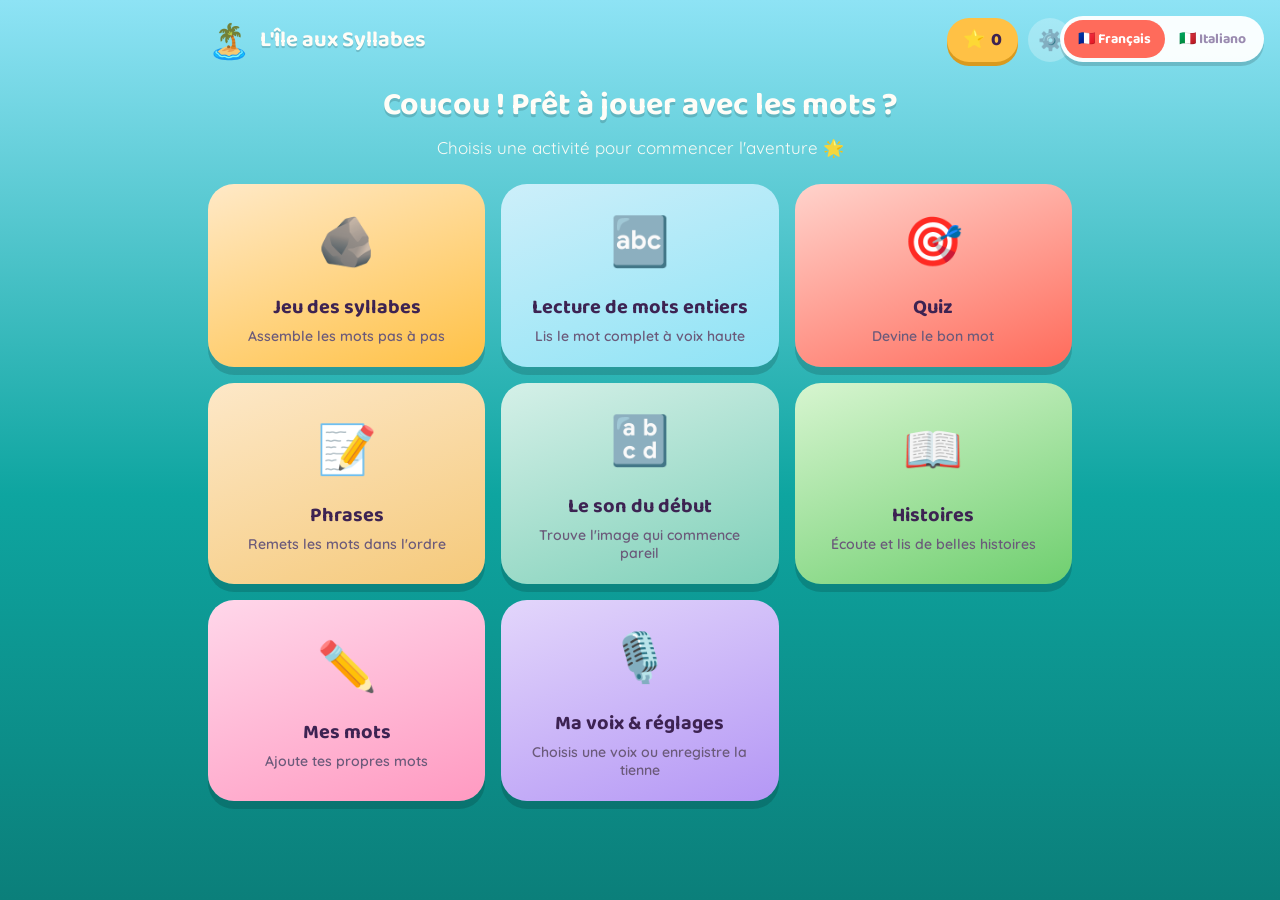
<file: index (6).html>
<!DOCTYPE html>
<html lang="fr">
<head>
<meta charset="UTF-8">
<meta name="viewport" content="width=device-width, initial-scale=1.0, maximum-scale=1.0">
<title>L'Île aux Syllabes</title>
<link rel="apple-touch-icon" href="icon-180.png">
<link rel="icon" type="image/png" sizes="192x192" href="icon-192.png">
<link rel="icon" type="image/png" sizes="32x32" href="favicon-32.png">
<meta name="apple-mobile-web-app-capable" content="yes">
<meta name="apple-mobile-web-app-status-bar-style" content="black-translucent">
<meta name="apple-mobile-web-app-title" content="Île Syllabes">
<link rel="manifest" href="manifest.json">
<meta name="theme-color" content="#0EA5A0">
<link rel="preconnect" href="https://fonts.googleapis.com">
<link href="https://fonts.googleapis.com/css2?family=Baloo+2:wght@500;700;800&family=Quicksand:wght@500;600;700&display=swap" rel="stylesheet">
<style>
:root{
  --ocean:#0EA5A0;
  --ocean-dark:#0B7F7A;
  --coral:#FF6B5B;
  --sunshine:#FFC145;
  --plum:#3D2352;
  --sky:#8EE3F5;
  --cream:#FFFDF7;
  --pink:#FF9AC1;
  --lilac:#B497F5;
  --leaf:#6FCF6F;
  --radius:26px;
}
*{box-sizing:border-box;}
body.contrast{
  --cream:#FFFFFF;
  --plum:#000000;
}
body{
  margin:0;
  font-family:'Quicksand',sans-serif;
  background:linear-gradient(180deg,var(--sky) 0%, var(--ocean) 55%, var(--ocean-dark) 100%);
  min-height:100vh;
  color:var(--plum);
  overflow-x:hidden;
}
body.contrast{
  background:#FFFFFF;
}
h1,h2,h3,.title-font{
  font-family:'Baloo 2',cursive;
}
.contrast *{
  letter-spacing:0.04em !important;
}
#app{
  max-width:900px;
  margin:0 auto;
  padding:18px 18px 60px;
  min-height:100vh;
}
.screen{display:none;}
.screen.active{display:block;animation:fadein .35s ease;}
@keyframes fadein{from{opacity:0;transform:translateY(8px);}to{opacity:1;transform:translateY(0);}}

/* Top bar */
.topbar{
  display:flex;align-items:center;justify-content:space-between;
  margin-bottom:18px;
}
.brand{
  display:flex;align-items:center;gap:10px;
  color:var(--cream);
  cursor:pointer;
  user-select:none;
}
.brand .logo{font-size:34px;}
.brand h1{font-size:22px;margin:0;color:var(--cream);text-shadow:0 2px 0 rgba(0,0,0,.15);}
.contrast .brand h1{color:#000;}
.stars-badge{
  background:var(--sunshine);
  color:var(--plum);
  font-family:'Baloo 2';
  font-weight:800;
  padding:8px 16px;
  border-radius:999px;
  display:flex;align-items:center;gap:6px;
  box-shadow:0 4px 0 #d99a1f;
  font-size:18px;
}
.icon-btn{
  background:rgba(255,255,255,.25);
  border:none;
  border-radius:999px;
  width:44px;height:44px;
  font-size:20px;
  color:var(--cream);
  cursor:pointer;
  display:flex;align-items:center;justify-content:center;
  transition:transform .15s;
}
.icon-btn:hover{transform:scale(1.08);}
.contrast .icon-btn{background:#000;color:#fff;}

/* Home cards */
.home-hero{
  text-align:center;
  color:var(--cream);
  margin:10px 0 26px;
}
.contrast .home-hero{color:#000;}
.home-hero h2{font-size:32px;margin:0 0 6px;text-shadow:0 3px 0 rgba(0,0,0,.15);}
.home-hero p{font-size:17px;margin:0;opacity:.95;}
.card-grid{
  display:grid;
  grid-template-columns:1fr 1fr 1fr;
  gap:16px;
}
@media(max-width:760px){.card-grid{grid-template-columns:1fr 1fr;}}
@media(max-width:480px){.card-grid{grid-template-columns:1fr;}}
.lang-switch{
  font-family:'Baloo 2';font-weight:700;font-size:14px;
  background:rgba(255,255,255,.9);color:var(--plum);border:none;
  padding:9px 14px;border-radius:999px;cursor:pointer;
  box-shadow:0 4px 0 rgba(0,0,0,.15);
}
.lang-switch-fixed{
  position:fixed;top:16px;right:16px;z-index:50;
}
@media(max-width:600px){.lang-switch-fixed{top:auto;bottom:16px;right:16px;}}
.lang-segmented{
  display:flex;gap:0;background:rgba(255,255,255,.95);border-radius:999px;padding:4px;
  box-shadow:0 4px 0 rgba(0,0,0,.15);
}
.lang-seg-btn{
  font-family:'Baloo 2';font-weight:700;font-size:14px;
  background:transparent;color:#9a8bb0;border:none;
  padding:8px 14px;border-radius:999px;cursor:pointer;transition:.15s;
}
.lang-seg-btn.active{background:var(--coral);color:#fff;}
.menu-card{
  background:var(--cream);
  border-radius:var(--radius);
  padding:22px 18px;
  text-align:center;
  cursor:pointer;
  border:none;
  box-shadow:0 8px 0 rgba(0,0,0,.15);
  transition:transform .15s;
  font-family:'Baloo 2';
}
.menu-card:hover{transform:translateY(-4px);}
.menu-card:active{transform:translateY(2px);box-shadow:0 4px 0 rgba(0,0,0,.15);}
.menu-card .emoji{font-size:48px;display:block;margin-bottom:8px;}
.menu-card h3{margin:0 0 4px;font-size:20px;color:var(--plum);}
.menu-card p{margin:0;font-size:14px;font-family:'Quicksand';color:#6b5a7a;font-weight:600;}
.menu-card.c1{background:linear-gradient(160deg,#FFE9C7,var(--sunshine));}
.menu-card.c2{background:linear-gradient(160deg,#FFD3CC,var(--coral));}
.menu-card.c3{background:linear-gradient(160deg,#D7F5D0,var(--leaf));}
.menu-card.c4{background:linear-gradient(160deg,#E3D6FB,var(--lilac));}
.menu-card.c5{background:linear-gradient(160deg,#CDEFFA,var(--sky));}
.menu-card.c6{background:linear-gradient(160deg,#FFD7EA,var(--pink));}
.menu-card.c7{background:linear-gradient(160deg,#FDE8C8,#F5C97A);}
.menu-card.c8{background:linear-gradient(160deg,#D5F0E8,#7ED0B8);}
.category-card{
  background:var(--cream);border-radius:20px;padding:18px;text-align:center;cursor:pointer;
  border:3px solid #eee;box-shadow:0 5px 0 rgba(0,0,0,.12);font-family:'Baloo 2';font-weight:700;
  font-size:17px;color:var(--plum);
}
.category-card:hover{border-color:var(--ocean);}
.category-pill{
  font-family:'Baloo 2';font-weight:700;font-size:14px;border:none;border-radius:999px;
  padding:9px 16px;cursor:pointer;background:#eee;color:var(--plum);box-shadow:0 3px 0 rgba(0,0,0,.12);
}
.category-pill.active{background:var(--ocean);color:#fff;box-shadow:0 3px 0 var(--ocean-dark);}

/* Generic panel */
.panel{
  background:var(--cream);
  border-radius:var(--radius);
  padding:22px;
  box-shadow:0 8px 0 rgba(0,0,0,.12);
  position:relative;
}
.back-row{display:flex;align-items:center;gap:10px;margin-bottom:16px;}
.back-btn{
  background:var(--cream);color:var(--plum);border:none;border-radius:999px;
  padding:10px 18px;font-family:'Baloo 2';font-weight:700;font-size:15px;cursor:pointer;
  box-shadow:0 4px 0 rgba(0,0,0,.15);
}
.screen-title{color:var(--cream);font-size:26px;margin:0;}
.contrast .screen-title{color:#000;}

/* Big buttons */
.big-btn{
  font-family:'Baloo 2';font-weight:700;font-size:17px;
  border:none;border-radius:18px;padding:14px 22px;
  cursor:pointer;color:#fff;
  box-shadow:0 5px 0 rgba(0,0,0,.2);
  transition:transform .12s;
  display:inline-flex;align-items:center;gap:8px;
}
.big-btn:active{transform:translateY(3px);box-shadow:0 2px 0 rgba(0,0,0,.2);}
.big-btn:disabled{opacity:.35;cursor:default;box-shadow:0 5px 0 rgba(0,0,0,.1);}
.big-btn:disabled:active{transform:none;}
.btn-coral{background:var(--coral);}
.btn-ocean{background:var(--ocean);}
.btn-leaf{background:var(--leaf);}
.btn-lilac{background:var(--lilac);}
.btn-sun{background:var(--sunshine);color:var(--plum);box-shadow:0 5px 0 #d99a1f;}

/* Syllable game */
.word-emoji{font-size:80px;text-align:center;margin:6px 0 18px;}
.target-slots{
  display:flex;justify-content:center;gap:10px;flex-wrap:wrap;margin-bottom:26px;min-height:70px;
}
.slot{
  min-width:64px;height:64px;border-radius:16px;
  border:3px dashed #cbb8e0;
  display:flex;align-items:center;justify-content:center;
  font-family:'Baloo 2';font-size:24px;font-weight:700;color:var(--plum);
  background:#faf7ff;
}
.slot.filled{border-style:solid;}
.stones{
  display:flex;justify-content:center;gap:14px;flex-wrap:wrap;
}
.stone{
  font-family:'Baloo 2';font-weight:800;font-size:22px;
  padding:16px 20px;border-radius:20px;color:#fff;border:none;cursor:pointer;
  box-shadow:0 6px 0 rgba(0,0,0,.2);
  transition:transform .12s;
}
.stone:hover{transform:scale(1.06);}
.stone:disabled{opacity:.25;cursor:default;transform:none;}
.stone-0{background:var(--coral);}
.stone-1{background:var(--ocean);}
.stone-2{background:var(--lilac);}
.stone-3{background:var(--sunshine);color:var(--plum);}
.game-controls{display:flex;justify-content:center;gap:12px;margin-top:22px;flex-wrap:wrap;}
.progress-dots{display:flex;justify-content:center;gap:8px;margin-bottom:18px;}
.dot{width:12px;height:12px;border-radius:50%;background:#e3dcf0;}
.dot.done{background:var(--leaf);}
.dot.current{background:var(--coral);}
.flashcard{
  font-family:'Baloo 2';font-weight:800;font-size:56px;text-align:center;
  color:var(--plum);background:#faf7ff;border:4px solid #e0d5f5;border-radius:24px;
  padding:30px 20px;margin:0 0 18px;letter-spacing:.02em;
}
.contrast .flashcard{font-size:64px;letter-spacing:.08em;}
.celebrate{
  text-align:center;font-family:'Baloo 2';font-size:22px;color:var(--leaf);
  min-height:30px;
}

/* Quiz */
.quiz-emoji{font-size:70px;text-align:center;margin:10px 0 6px;}
.quiz-q{text-align:center;font-family:'Baloo 2';font-size:19px;margin-bottom:20px;color:var(--plum);}
.quiz-opts{display:grid;gap:12px;max-width:420px;margin:0 auto;}
.quiz-opt{
  font-family:'Baloo 2';font-size:20px;font-weight:700;
  padding:16px;border-radius:16px;border:3px solid #eee;background:#fff;
  cursor:pointer;transition:.15s;
}
.quiz-opt:hover{border-color:var(--ocean);}
.quiz-opt.correct{background:var(--leaf);color:#fff;border-color:var(--leaf);}
.quiz-opt.wrong{background:var(--coral);color:#fff;border-color:var(--coral);}
.quiz-footer{display:flex;justify-content:center;margin-top:22px;}
.score-screen{text-align:center;}
.score-screen .big-emoji{font-size:70px;}

/* Stories */
.story-list{display:grid;gap:12px;}
.story-item{
  display:flex;align-items:center;gap:14px;
  background:#fff;border-radius:18px;padding:14px 16px;
  box-shadow:0 4px 0 rgba(0,0,0,.08);cursor:pointer;
}
.story-item .emoji{font-size:36px;}
.story-item .info h4{margin:0;font-family:'Baloo 2';font-size:17px;}
.story-item .info p{margin:2px 0 0;font-size:13px;color:#7a6b8a;font-weight:600;}
.add-story-box{
  margin-top:18px;padding:16px;border-radius:18px;background:#f5f0ff;
}
.add-story-box textarea, .add-story-box input{
  width:100%;font-family:'Quicksand';font-weight:600;font-size:15px;
  border:2px solid #e0d5f5;border-radius:12px;padding:10px;margin-bottom:10px;
}
.story-reader{
  font-size:26px;line-height:1.9;font-weight:600;
}
.contrast .story-reader{font-size:30px;line-height:2.1;}
.sentence{padding:2px 4px;border-radius:6px;cursor:pointer;}
.sentence.highlight{background:#FFF3B0;}
.reader-controls{
  display:flex;gap:10px;flex-wrap:wrap;align-items:center;margin-top:22px;
}
.reader-controls label{font-weight:700;font-size:13px;color:#6b5a7a;}
select, input[type=range]{
  font-family:'Quicksand';font-weight:700;border-radius:10px;border:2px solid #e0d5f5;padding:6px 8px;
}

/* Settings */
.settings-row{
  display:flex;align-items:center;justify-content:space-between;
  padding:14px 0;border-bottom:2px solid #f1ecf9;
}
.settings-row:last-child{border-bottom:none;}
.toggle{
  width:52px;height:30px;border-radius:999px;background:#e0d5f5;position:relative;cursor:pointer;border:none;
}
.toggle.on{background:var(--leaf);}
.toggle .knob{
  width:24px;height:24px;border-radius:50%;background:#fff;position:absolute;top:3px;left:3px;
  transition:.2s;box-shadow:0 2px 4px rgba(0,0,0,.2);
}
.toggle.on .knob{left:25px;}
.mic-status{font-size:13px;font-weight:700;color:#7a6b8a;margin-top:6px;}
.voice-slot{
  background:#f5f0ff;border-radius:16px;padding:12px 14px;margin-bottom:12px;
}
.voice-slot-label{
  font-family:'Baloo 2';font-weight:700;font-size:15px;
  border:none;border-bottom:2px dashed #cbb8e0;
  background:#fff;border-radius:8px 8px 0 0;
  width:100%;margin-bottom:8px;padding:6px 8px;color:var(--plum);
}
.voice-slot-label:focus{outline:2px solid var(--lilac);border-bottom-style:solid;}
.voice-slot-controls{display:flex;gap:8px;flex-wrap:wrap;align-items:center;}
.mini-btn{
  font-family:'Baloo 2';font-weight:700;font-size:13px;border:none;border-radius:12px;
  padding:8px 12px;cursor:pointer;color:#fff;box-shadow:0 3px 0 rgba(0,0,0,.18);
}
.mini-lilac{background:var(--lilac);}
.mini-leaf{background:var(--leaf);}
.mini-sun{background:var(--sunshine);color:var(--plum);box-shadow:0 3px 0 #d99a1f;}
.mini-coral{background:var(--coral);}
.mini-ocean{background:var(--ocean);}
.voice-slot-status{font-size:12px;color:#7a6b8a;font-weight:600;margin:6px 0 0;}
.rec-dot{
  width:10px;height:10px;border-radius:50%;background:var(--coral);display:inline-block;
  animation:pulse 1s infinite;margin-right:6px;
}
@keyframes pulse{0%,100%{opacity:1;}50%{opacity:.3;}}
@keyframes burst-fly{
  0%{transform:translateY(0) scale(0.6);opacity:1;}
  100%{transform:translateY(-70px) scale(1.3);opacity:0;}
}
@keyframes hint-pulse{
  0%,100%{box-shadow:0 6px 0 rgba(0,0,0,.2), 0 0 0 0 rgba(255,193,69,.9);}
  50%{box-shadow:0 6px 0 rgba(0,0,0,.2), 0 0 0 10px rgba(255,193,69,0);}
}
.hint-pulse{animation:hint-pulse 0.6s ease-in-out 2;outline:3px solid var(--sunshine);}
.tag{
  display:inline-block;font-size:12px;font-weight:700;background:var(--sky);color:var(--ocean-dark);
  padding:3px 10px;border-radius:999px;margin-left:8px;
}
</style>
</head>
<body>
<div id="app">

  <!-- HOME -->
  <div class="lang-switch-fixed lang-segmented">
    <button id="lang-btn-fr" class="lang-seg-btn active" onclick="setLang('fr')">🇫🇷 Français</button>
    <button id="lang-btn-it" class="lang-seg-btn" onclick="setLang('it')">🇮🇹 Italiano</button>
  </div>

  <div class="screen active" id="screen-home">
    <div class="topbar">
      <div class="brand" onclick="goHome()">
        <span class="logo">🏝️</span><h1>L'Île aux Syllabes</h1>
      </div>
      <div style="display:flex;gap:10px;align-items:center;">
        <div class="stars-badge">⭐ <span id="star-count">0</span></div>
        <button class="icon-btn" onclick="showScreen('screen-settings')" title="Réglages">⚙️</button>
      </div>
    </div>
    <div class="home-hero">
      <h2 data-i18n="home_title">Coucou ! Prêt à jouer avec les mots ?</h2>
      <p data-i18n="home_subtitle">Choisis une activité pour commencer l'aventure 🌟</p>
    </div>
    <div class="card-grid">
      <button class="menu-card c1" onclick="openCategoryPicker('syllables')">
        <span class="emoji">🪨</span>
        <h3 data-i18n="card_syllables_title">Jeu des syllabes</h3>
        <p data-i18n="card_syllables_desc">Assemble les mots pas à pas</p>
      </button>
      <button class="menu-card c5" onclick="openCategoryPicker('words')">
        <span class="emoji">🔤</span>
        <h3 data-i18n="card_words_title">Lecture de mots entiers</h3>
        <p data-i18n="card_words_desc">Lis le mot complet à voix haute</p>
      </button>
      <button class="menu-card c2" onclick="openCategoryPicker('quiz')">
        <span class="emoji">🎯</span>
        <h3 data-i18n="card_quiz_title">Quiz</h3>
        <p data-i18n="card_quiz_desc">Devine le bon mot</p>
      </button>
      <button class="menu-card c7" onclick="openCategoryPicker('sentences')">
        <span class="emoji">📝</span>
        <h3 data-i18n="card_sentences_title">Phrases</h3>
        <p data-i18n="card_sentences_desc">Remets les mots dans l'ordre</p>
      </button>
      <button class="menu-card c8" onclick="openCategoryPicker('sound')">
        <span class="emoji">🔡</span>
        <h3 data-i18n="card_sound_title">Le son du début</h3>
        <p data-i18n="card_sound_desc">Trouve l'image qui commence pareil</p>
      </button>
      <button class="menu-card c3" onclick="showScreen('screen-stories'); renderStoryList();">
        <span class="emoji">📖</span>
        <h3 data-i18n="card_stories_title">Histoires</h3>
        <p data-i18n="card_stories_desc">Écoute et lis de belles histoires</p>
      </button>
      <button class="menu-card c6" onclick="showScreen('screen-mywords'); renderMyWords();">
        <span class="emoji">✏️</span>
        <h3 data-i18n="card_mywords_title">Mes mots</h3>
        <p data-i18n="card_mywords_desc">Ajoute tes propres mots</p>
      </button>
      <button class="menu-card c4" onclick="showScreen('screen-settings')">
        <span class="emoji">🎙️</span>
        <h3 data-i18n="card_settings_title">Ma voix &amp; réglages</h3>
        <p data-i18n="card_settings_desc">Choisis une voix ou enregistre la tienne</p>
      </button>
    </div>
  </div>

  <!-- CATEGORY PICKER -->
  <div class="screen" id="screen-category">
    <div class="back-row">
      <button class="back-btn" onclick="goHome()" data-i18n="back">← Retour</button>
      <h2 class="screen-title" data-i18n="title_category">Choisis une catégorie</h2>
    </div>
    <div class="panel">
      <div id="difficulty-row" style="display:flex;gap:8px;flex-wrap:wrap;justify-content:center;margin-bottom:18px;"></div>
      <div class="card-grid" id="category-grid"></div>
    </div>
  </div>

  <!-- SYLLABLE GAME -->
  <div class="screen" id="screen-game">
    <div class="back-row">
      <button class="back-btn" onclick="goHome()" data-i18n="back">← Retour</button>
      <h2 class="screen-title"><span data-i18n="title_syllables">Jeu des syllabes</span> <span class="tag" id="game-lang-badge"></span></h2>
    </div>
    <div class="panel">
      <div class="progress-dots" id="game-dots"></div>
      <div class="word-emoji" id="game-emoji">🍎</div>
      <div class="target-slots" id="game-slots"></div>
      <div class="stones" id="game-stones"></div>
      <div class="celebrate" id="game-celebrate"></div>
      <div class="game-controls">
        <button class="big-btn btn-ocean" onclick="speakCurrentWord()" data-i18n="btn_listen_word">🔊 Écouter le mot</button>
        <button class="big-btn btn-sun" id="game-reveal-btn" onclick="toggleGameImage()" data-i18n="btn_hide_image">🙈 Cacher l'image</button>
      </div>
      <div class="game-controls" style="margin-top:10px;">
        <button class="big-btn btn-lilac" onclick="nextGameWord()" data-i18n="btn_next_word">➡️ Mot suivant</button>
      </div>
      <button class="big-btn btn-ocean" style="margin-top:16px;" onclick="goToMyWordsWithCategory()" data-i18n="btn_add_word_quick">✏️ Ajouter d'autres mots</button>
    </div>
  </div>

  <!-- SENTENCE ORDERING GAME -->
  <div class="screen" id="screen-sentence">
    <div class="back-row">
      <button class="back-btn" onclick="goHome()" data-i18n="back">← Retour</button>
      <h2 class="screen-title"><span data-i18n="title_sentences">Phrases</span> <span class="tag" id="sentence-lang-badge"></span></h2>
    </div>
    <div class="panel">
      <div class="progress-dots" id="sentence-dots"></div>
      <div class="word-emoji" id="sentence-emoji">📝</div>
      <div class="target-slots" id="sentence-slots"></div>
      <div class="stones" id="sentence-stones"></div>
      <div class="celebrate" id="sentence-celebrate"></div>
      <div class="game-controls">
        <button class="big-btn btn-ocean" onclick="speakCurrentSentence()" data-i18n="btn_listen">🔊 Écouter</button>
      </div>
      <div class="game-controls" style="margin-top:10px;">
        <button class="big-btn btn-lilac" id="sentence-prev-btn" onclick="prevSentence()" data-i18n="btn_prev_word">⬅️ Précédent</button>
        <button class="big-btn btn-lilac" id="sentence-next-btn" onclick="nextSentence()" data-i18n="btn_next_sentence">➡️ Phrase suivante</button>
      </div>
      <button class="big-btn btn-ocean" style="margin-top:20px;" onclick="goToSentenceManager()" data-i18n="btn_manage_sentences">📝 Gérer mes phrases</button>
    </div>
  </div>

  <!-- SENTENCE MANAGER -->
  <div class="screen" id="screen-sentence-manager">
    <div class="back-row">
      <button class="back-btn" onclick="goHome()" data-i18n="back">← Retour</button>
      <h2 class="screen-title" data-i18n="title_sentence_manager">Mes phrases</h2>
    </div>
    <div class="panel">
      <p style="font-weight:600;color:#7a6b8a;margin-top:0;" data-i18n="sentences_intro">Ajoute, modifie ou supprime tes propres phrases pour le jeu "Phrases".</p>
      <div class="add-story-box">
        <h3 style="margin-top:0;font-family:'Baloo 2';" id="sentence-form-title" data-i18n="sentence_form_add_title">➕ Ajouter une phrase</h3>
        <input id="new-sentence-text" data-i18n-ph="sentence_ph_text" placeholder="Écris une phrase courte (ex : Le chien court vite)">
        <button type="button" class="mini-btn mini-ocean" style="margin-bottom:10px;" onclick="openTranslateHelper('new-sentence-text','new-sentence-lang')" data-i18n="btn_translate">🌐 Traduire</button>
        <input id="new-sentence-emoji" placeholder="Un emoji (ex : 🐶)" maxlength="4" data-i18n-ph="word_ph_emoji">
        <select id="new-sentence-lang" style="width:100%;margin-bottom:10px;">
          <option value="fr">🇫🇷 Français</option>
          <option value="it">🇮🇹 Italiano</option>
        </select>
        <input id="new-sentence-category" list="sentence-category-suggestions" data-i18n-ph="word_ph_category" placeholder="Catégorie (ex : Animaux, Facile...) — laisse vide pour Général">
        <datalist id="sentence-category-suggestions"></datalist>
        <div style="display:flex;gap:10px;">
          <button class="big-btn btn-leaf" id="sentence-form-submit" onclick="addCustomSentence()" data-i18n="sentence_form_add_btn">✅ Ajouter la phrase</button>
          <button class="big-btn btn-lilac" id="sentence-form-cancel" onclick="cancelEditSentence()" style="display:none;" data-i18n="btn_cancel">✖️ Annuler</button>
        </div>
        <div style="margin-top:16px;padding-top:16px;border-top:2px dashed #e0d5f5;">
          <p style="font-size:13px;font-weight:700;color:#7a6b8a;margin:0 0 8px;" data-i18n="import_sentences_hint">Ou importe plusieurs phrases d'un coup depuis un fichier .txt (une phrase par ligne : "Le chat dort|🐱|Animaux") :</p>
          <button type="button" class="big-btn btn-ocean" onclick="document.getElementById('sentences-txt-import').click()" data-i18n="btn_import_sentences_txt">📄 Importer une liste de phrases (.txt)</button>
          <button type="button" class="mini-btn mini-lilac" onclick="downloadSentencesTemplate()" data-i18n="btn_download_template">⬇️ Modèle .txt</button>
          <input type="file" id="sentences-txt-import" accept=".txt" style="display:none;" onchange="importSentencesTxt(event)">
          <p id="sentences-import-status" style="font-size:12px;color:#7a6b8a;font-weight:600;margin:8px 0 0;"></p>
        </div>
      </div>
      <h3 style="font-family:'Baloo 2';" data-i18n="sentences_list_title">Mes phrases ajoutées</h3>
      <div class="game-controls" style="margin-bottom:14px;">
        <button class="big-btn btn-coral" onclick="startSentenceGame(customSentences.filter(s=>s.lang===currentLang).length ? customSentences.filter(s=>s.lang===currentLang) : null)" data-i18n="btn_play_sentences_mine">📝 Jouer avec mes phrases</button>
        <button class="big-btn btn-lilac" onclick="showScreen('screen-sentence-groups'); renderSentenceGroupsScreen();" data-i18n="btn_manage_sentence_groups">👥 Gérer mes groupes de phrases</button>
      </div>
      <div class="story-list" id="sentences-list"></div>
    </div>
  </div>

  <!-- INITIAL SOUND GAME -->
  <div class="screen" id="screen-sound">
    <div class="back-row">
      <button class="back-btn" onclick="goHome()" data-i18n="back">← Retour</button>
      <h2 class="screen-title"><span data-i18n="title_sound">Le son du début</span> <span class="tag" id="sound-lang-badge"></span></h2>
    </div>
    <div class="panel">
      <div class="progress-dots" id="sound-dots"></div>
      <div class="flashcard" id="sound-letter" style="font-size:70px;">A</div>
      <div class="celebrate" id="sound-celebrate"></div>
      <div class="card-grid" id="sound-options" style="margin-top:18px;"></div>
      <div class="game-controls" style="margin-top:14px;">
        <button class="big-btn btn-ocean" onclick="speakCurrentSoundLetter()" data-i18n="btn_listen">🔊 Écouter</button>
      </div>
    </div>
  </div>

  <!-- PARENT PROGRESS DASHBOARD -->
  <div class="screen" id="screen-progress">
    <div class="back-row">
      <button class="back-btn" onclick="showScreen('screen-settings')" data-i18n="back">← Retour</button>
      <h2 class="screen-title" data-i18n="title_progress">Progrès</h2>
    </div>
    <div class="panel" id="progress-panel"></div>
  </div>

  <!-- WHOLE WORD READING -->
  <div class="screen" id="screen-words">
    <div class="back-row">
      <button class="back-btn" onclick="goHome()" data-i18n="back">← Retour</button>
      <h2 class="screen-title"><span data-i18n="title_words">Lecture de mots entiers</span> <span class="tag" id="words-lang-badge"></span></h2>
    </div>
    <div class="panel">
      <div class="progress-dots" id="words-dots"></div>
      <div class="word-emoji" id="words-emoji-hidden" style="opacity:0;">📘</div>
      <div class="flashcard" id="flashcard-word">mot</div>
      <div class="word-emoji" id="words-emoji" style="display:none;">🍎</div>
      <div class="celebrate" id="words-celebrate"></div>
      <div class="game-controls">
        <button class="big-btn btn-ocean" onclick="speakCurrentFlashword()" data-i18n="btn_listen">🔊 Écouter</button>
        <button class="big-btn btn-sun" id="words-reveal-btn" onclick="toggleFlashImage()" data-i18n="btn_show_image">👀 Montrer l'image</button>
      </div>
      <div class="game-controls" style="margin-top:10px;">
        <button class="big-btn btn-coral" onclick="rateFlashword(false)" data-i18n="btn_retry">🤔 À revoir</button>
        <button class="big-btn btn-leaf" onclick="rateFlashword(true)" data-i18n="btn_success">👍 J'ai réussi !</button>
      </div>
      <div class="game-controls" style="margin-top:10px;">
        <button class="big-btn btn-lilac" id="words-prev-btn" onclick="prevFlashword()" data-i18n="btn_prev_word">⬅️ Précédent</button>
        <button class="big-btn btn-lilac" id="words-next-btn" onclick="nextFlashwordManual()" data-i18n="btn_next_word_arrow">Suivant ➡️</button>
      </div>
      <button class="big-btn btn-ocean" style="margin-top:16px;" onclick="goToMyWordsWithCategory()" data-i18n="btn_add_word_quick">✏️ Ajouter d'autres mots</button>
    </div>
  </div>

  <!-- MY WORDS -->
  <div class="screen" id="screen-mywords">
    <div class="back-row">
      <button class="back-btn" onclick="goHome()" data-i18n="back">← Retour</button>
      <h2 class="screen-title" data-i18n="title_mywords">Mes mots</h2>
    </div>
    <div class="panel">
      <p style="font-weight:600;color:#7a6b8a;margin-top:0;" data-i18n="mywords_intro">Ajoute des mots en français ou en italien pour le jeu des syllabes, la lecture de mots et le quiz.</p>
      <p style="font-size:13px;font-weight:700;color:#7a6b8a;margin:0 0 8px;" data-i18n="category_filter_hint">Choisis une catégorie pour filtrer la liste et ajouter directement un mot dedans :</p>
      <div id="category-filter-row" style="display:flex;gap:8px;flex-wrap:wrap;margin-bottom:16px;"></div>
      <div class="add-story-box">
        <h3 style="margin-top:0;font-family:'Baloo 2';" id="word-form-title" data-i18n="word_form_add_title">➕ Ajouter un mot</h3>
        <input id="new-word-text" placeholder="Le mot (ex : dinosaure)" data-i18n-ph="word_ph_text">
        <button type="button" class="mini-btn mini-ocean" style="margin-bottom:10px;" onclick="openTranslateHelper('new-word-text','new-word-lang')" data-i18n="btn_translate">🌐 Traduire</button>
        <input id="new-word-syllables" placeholder="Syllabes séparées par des tirets (ex : di-no-saure) — laisse vide pour un découpage automatique" data-i18n-ph="word_ph_syllables">
        <input id="new-word-emoji" placeholder="Un emoji pour le mot (ex : 🦖)" maxlength="4" data-i18n-ph="word_ph_emoji">
        <label style="display:block;font-size:13px;font-weight:700;color:#7a6b8a;margin-bottom:6px;" data-i18n="photo_label">📷 Ou ajoute une photo à toi (remplace l'emoji) :</label>
        <input type="file" id="new-word-image" accept="image/*" onchange="previewImage(event,'new-word-image-preview', 'word')" style="margin-bottom:10px;">
        <div id="new-word-image-preview" style="margin-bottom:10px;"></div>
        <select id="new-word-lang" style="width:100%;margin-bottom:10px;">
          <option value="fr">🇫🇷 Français</option>
          <option value="it">🇮🇹 Italiano</option>
        </select>
        <input id="new-word-category" list="category-suggestions" data-i18n-ph="word_ph_category" placeholder="Catégorie (ex : Animaux, Facile...) — laisse vide pour Général" style="margin-bottom:10px;">
        <datalist id="category-suggestions"></datalist>
        <label style="display:block;font-size:13px;font-weight:700;color:#7a6b8a;margin-bottom:6px;">🎙️ Ou enregistre ta propre voix pour ce mot (contourne les voix synthétiques) :</label>
        <div style="display:flex;gap:8px;flex-wrap:wrap;margin-bottom:6px;">
          <button type="button" class="big-btn btn-lilac" id="word-record-btn" onclick="toggleRecordWordAudio()">🎙️ Enregistrer</button>
          <button type="button" class="big-btn btn-leaf" onclick="document.getElementById('new-word-audio-upload').click()">📁 Importer un MP3</button>
          <input type="file" id="new-word-audio-upload" accept="audio/*" style="display:none;" onchange="uploadWordAudio(event)">
          <button type="button" class="big-btn btn-sun" id="word-play-audio-btn" onclick="playNewWordAudio()" style="display:none;">🔊 Écouter</button>
        </div>
        <p id="word-audio-status" style="font-size:12px;color:#7a6b8a;font-weight:600;margin:0 0 10px;"></p>
        <div style="display:flex;gap:10px;">
          <button class="big-btn btn-leaf" id="word-form-submit" onclick="addCustomWord()" data-i18n="word_form_add_btn">✅ Ajouter le mot</button>
          <button class="big-btn btn-lilac" id="word-form-cancel" onclick="cancelEditWord()" style="display:none;" data-i18n="btn_cancel">✖️ Annuler</button>
        </div>
        <div style="margin-top:16px;padding-top:16px;border-top:2px dashed #e0d5f5;">
          <p style="font-size:13px;font-weight:700;color:#7a6b8a;margin:0 0 8px;" data-i18n="import_words_hint">Ou importe plusieurs mots d'un coup depuis un fichier .txt (un mot par ligne, ou "mot|syllabes|emoji|catégorie") :</p>
          <button type="button" class="big-btn btn-ocean" onclick="document.getElementById('words-txt-import').click()" data-i18n="btn_import_words_txt">📄 Importer une liste de mots (.txt)</button>
          <button type="button" class="mini-btn mini-lilac" onclick="downloadWordsTemplate()" data-i18n="btn_download_template">⬇️ Modèle .txt</button>
          <input type="file" id="words-txt-import" accept=".txt" style="display:none;" onchange="importWordsTxt(event)">
          <p id="words-import-status" style="font-size:12px;color:#7a6b8a;font-weight:600;margin:8px 0 0;"></p>
        </div>
      </div>
      <h3 style="font-family:'Baloo 2';" data-i18n="mywords_list_title">Mes mots ajoutés</h3>
      <div class="game-controls" style="margin-bottom:14px;">
        <button class="big-btn btn-coral" onclick="startSyllableGame(customWords.filter(w=>w.lang===currentLang).length ? customWords.filter(w=>w.lang===currentLang) : null)" data-i18n="btn_play_syllables_mine">🪨 Jouer aux syllabes avec mes mots</button>
        <button class="big-btn btn-ocean" onclick="startWordReading(customWords.filter(w=>w.lang===currentLang).length ? customWords.filter(w=>w.lang===currentLang) : null)" data-i18n="btn_read_mine">🔤 Lire mes mots en entier</button>
        <button class="big-btn btn-sun" onclick="startQuiz(customWords.filter(w=>w.lang===currentLang).length ? customWords.filter(w=>w.lang===currentLang) : null)" data-i18n="btn_quiz_mine">🎯 Quiz avec mes mots</button>
      </div>
      <div class="story-list" id="mywords-list"></div>
      <button class="big-btn btn-lilac" style="margin-top:16px;" onclick="showScreen('screen-groups'); renderGroupsScreen();" data-i18n="btn_manage_groups">👥 Gérer mes groupes de mots</button>
    </div>
  </div>

  <!-- WORD GROUPS -->
  <div class="screen" id="screen-groups">
    <div class="back-row">
      <button class="back-btn" onclick="showScreen('screen-mywords'); renderMyWords();" data-i18n="back">← Retour</button>
      <h2 class="screen-title" data-i18n="title_groups">Mes groupes</h2>
    </div>
    <div class="panel">
      <p style="font-weight:600;color:#7a6b8a;margin-top:0;" data-i18n="groups_intro">Crée un groupe et choisis à la main quels mots il contient — utile pour préparer une leçon précise.</p>
      <div class="add-story-box">
        <h3 style="margin-top:0;font-family:'Baloo 2';" id="group-form-title" data-i18n="group_form_add_title">➕ Créer un groupe</h3>
        <input id="new-group-name" data-i18n-ph="group_ph_name" placeholder="Nom du groupe (ex : Leçon de lundi)">
        <select id="new-group-lang" style="width:100%;margin-bottom:10px;" onchange="renderGroupWordChecklist()">
          <option value="fr">🇫🇷 Français</option>
          <option value="it">🇮🇹 Italiano</option>
        </select>
        <p style="font-size:13px;font-weight:700;color:#7a6b8a;margin:0 0 8px;" data-i18n="groups_pick_hint">Coche les mots à inclure :</p>
        <div id="group-word-checklist" style="max-height:260px;overflow-y:auto;background:#faf7ff;border-radius:12px;padding:10px;margin-bottom:12px;"></div>
        <div style="display:flex;gap:10px;">
          <button class="big-btn btn-leaf" id="group-form-submit" onclick="saveGroup()" data-i18n="group_form_add_btn">✅ Enregistrer le groupe</button>
          <button class="big-btn btn-lilac" id="group-form-cancel" onclick="cancelEditGroup()" style="display:none;" data-i18n="btn_cancel">✖️ Annuler</button>
        </div>
      </div>
      <h3 style="font-family:'Baloo 2';" data-i18n="groups_list_title">Groupes créés</h3>
      <div class="story-list" id="groups-list"></div>
    </div>
  </div>

  <!-- SENTENCE GROUPS -->
  <div class="screen" id="screen-sentence-groups">
    <div class="back-row">
      <button class="back-btn" onclick="showScreen('screen-sentence-manager'); renderSentenceManager();" data-i18n="back">← Retour</button>
      <h2 class="screen-title" data-i18n="title_sentence_groups">Mes groupes de phrases</h2>
    </div>
    <div class="panel">
      <p style="font-weight:600;color:#7a6b8a;margin-top:0;" data-i18n="sgroups_intro">Crée un petit groupe de phrases choisies à la main — au lieu de jouer avec toutes tes phrases en même temps.</p>
      <div class="add-story-box">
        <h3 style="margin-top:0;font-family:'Baloo 2';" id="sgroup-form-title" data-i18n="sgroup_form_add_title">➕ Créer un groupe de phrases</h3>
        <input id="new-sgroup-name" data-i18n-ph="sgroup_ph_name" placeholder="Nom du groupe (ex : Phrases faciles)">
        <select id="new-sgroup-lang" style="width:100%;margin-bottom:10px;" onchange="renderSentenceGroupChecklist()">
          <option value="fr">🇫🇷 Français</option>
          <option value="it">🇮🇹 Italiano</option>
        </select>
        <p style="font-size:13px;font-weight:700;color:#7a6b8a;margin:0 0 8px;" data-i18n="sgroups_pick_hint">Coche les phrases à inclure :</p>
        <div id="sgroup-checklist" style="max-height:260px;overflow-y:auto;background:#faf7ff;border-radius:12px;padding:10px;margin-bottom:12px;"></div>
        <div style="display:flex;gap:10px;">
          <button class="big-btn btn-leaf" id="sgroup-form-submit" onclick="saveSentenceGroup()" data-i18n="sgroup_form_add_btn">✅ Enregistrer le groupe</button>
          <button class="big-btn btn-lilac" id="sgroup-form-cancel" onclick="cancelEditSentenceGroup()" style="display:none;" data-i18n="btn_cancel">✖️ Annuler</button>
        </div>
      </div>
      <h3 style="font-family:'Baloo 2';" data-i18n="sgroups_list_title">Groupes créés</h3>
      <div class="story-list" id="sgroups-list"></div>
    </div>
  </div>

  <!-- QUIZ -->
  <div class="screen" id="screen-quiz">
    <div class="back-row">
      <button class="back-btn" onclick="goHome()" data-i18n="back">← Retour</button>
      <h2 class="screen-title"><span data-i18n="title_quiz">Quiz</span> <span class="tag" id="quiz-lang-badge"></span></h2>
    </div>
    <div class="panel" id="quiz-panel"></div>
  </div>

  <!-- STORIES LIST -->
  <div class="screen" id="screen-stories">
    <div class="back-row">
      <button class="back-btn" onclick="goHome()" data-i18n="back">← Retour</button>
      <h2 class="screen-title" data-i18n="title_stories">Histoires</h2>
    </div>
    <div class="panel">
      <div class="story-list" id="story-list"></div>
      <div class="add-story-box">
        <h3 style="margin-top:0;font-family:'Baloo 2';" id="story-form-title" data-i18n="story_form_add_title">➕ Ajouter une histoire</h3>
        <input id="new-story-title" placeholder="Titre de l'histoire (ex : Le petit chat curieux)" data-i18n-ph="story_ph_title">
        <button type="button" class="mini-btn mini-ocean" style="margin-bottom:10px;" onclick="openTranslateHelper('new-story-title','new-story-lang')" data-i18n="btn_translate_title">🌐 Traduire le titre</button>
        <textarea id="new-story-text" rows="4" placeholder="Écris ou colle le texte de l'histoire ici..." data-i18n-ph="story_ph_text"></textarea>
        <button type="button" class="mini-btn mini-ocean" style="margin-bottom:10px;" onclick="openTranslateHelper('new-story-text','new-story-lang')" data-i18n="btn_translate_text">🌐 Traduire le texte</button>
        <input id="new-story-emoji" placeholder="Un emoji pour l'histoire (ex : 🐱)" maxlength="4" data-i18n-ph="story_ph_emoji">
        <label style="display:block;font-size:13px;font-weight:700;color:#7a6b8a;margin-bottom:6px;" data-i18n="photo_label">📷 Ou ajoute une photo à toi (remplace l'emoji) :</label>
        <input type="file" id="new-story-image" accept="image/*" onchange="previewImage(event,'new-story-image-preview', 'story')" style="margin-bottom:10px;">
        <div id="new-story-image-preview" style="margin-bottom:10px;"></div>
        <select id="new-story-lang" style="width:100%;margin-bottom:10px;">
          <option value="fr">🇫🇷 Français</option>
          <option value="it">🇮🇹 Italiano</option>
        </select>
        <div style="display:flex;gap:10px;">
          <button class="big-btn btn-leaf" id="story-form-submit" onclick="addStory()" data-i18n="story_form_add_btn">✅ Ajouter l'histoire</button>
          <button class="big-btn btn-lilac" id="story-form-cancel" onclick="cancelEditStory()" style="display:none;" data-i18n="btn_cancel">✖️ Annuler</button>
        </div>
        <div style="margin-top:16px;padding-top:16px;border-top:2px dashed #e0d5f5;">
          <p style="font-size:13px;font-weight:700;color:#7a6b8a;margin:0 0 8px;" data-i18n="import_stories_hint">Ou importe plusieurs histoires d'un coup depuis un fichier .txt (une histoire par ligne : "titre|texte|emoji") :</p>
          <button type="button" class="big-btn btn-ocean" onclick="document.getElementById('stories-txt-import').click()" data-i18n="btn_import_stories_txt">📄 Importer une liste d'histoires (.txt)</button>
          <button type="button" class="mini-btn mini-lilac" onclick="downloadStoriesTemplate()" data-i18n="btn_download_template">⬇️ Modèle .txt</button>
          <input type="file" id="stories-txt-import" accept=".txt" style="display:none;" onchange="importStoriesTxt(event)">
          <p id="stories-import-status" style="font-size:12px;color:#7a6b8a;font-weight:600;margin:8px 0 0;"></p>
        </div>
      </div>
    </div>
  </div>

  <!-- STORY READER -->
  <div class="screen" id="screen-reader">
    <div class="back-row">
      <button class="back-btn" onclick="showScreen('screen-stories'); renderStoryList();" data-i18n="back">← Retour</button>
      <h2 class="screen-title" id="reader-title">Histoire</h2>
    </div>
    <div class="panel">
      <div class="story-reader" id="reader-text"></div>
      <div class="reader-controls">
        <button class="big-btn btn-coral" id="reader-play-btn" onclick="toggleReadStory()" data-i18n="btn_read_story">▶️ Lire l'histoire</button>
        <div>
          <label data-i18n="label_voice">Voix</label><br>
          <select id="reader-voice-select"></select>
        </div>
        <div>
          <label data-i18n="label_speed">Vitesse</label><br>
          <input type="range" id="reader-speed" min="0.5" max="1.3" step="0.1" value="0.7">
        </div>
      </div>
      <h3 style="font-family:'Baloo 2';margin:20px 0 10px;" data-i18n="voice_slots_title">🎙️ Voix personnalisées pour cette histoire</h3>
      <p style="font-size:13px;color:#7a6b8a;font-weight:600;margin:0 0 12px;" data-i18n="voice_slots_hint">Ajoute jusqu'à 3 voix (enregistrées ou importées) et choisis celle que tu veux écouter.</p>
      <div id="reader-voice-slots"></div>
    </div>
  </div>

  <!-- SETTINGS -->
  <div class="screen" id="screen-settings">
    <div class="back-row">
      <button class="back-btn" onclick="goHome()" data-i18n="back">← Retour</button>
      <h2 class="screen-title" data-i18n="title_settings">Réglages</h2>
    </div>
    <div class="panel">
      <div class="settings-row">
        <div><strong data-i18n="settings_voice_fr">Voix pour le français 🇫🇷</strong></div>
        <select id="settings-voice-select-fr" style="min-width:180px;"></select>
      </div>
      <div class="settings-row">
        <div><strong data-i18n="settings_voice_it">Voix pour l'italien 🇮🇹</strong></div>
        <select id="settings-voice-select-it" style="min-width:180px;"></select>
      </div>
      <div class="settings-row" style="flex-direction:column;align-items:flex-start;">
        <p id="voice-debug-info" style="font-size:12px;color:#9a8bb0;font-weight:600;margin:0 0 10px;"></p>
      </div>
      <div class="settings-row">
        <div><strong data-i18n="settings_test">Tester les voix</strong></div>
        <div style="display:flex;gap:8px;">
          <button class="big-btn btn-ocean" onclick="testVoice('fr')">🔊 🇫🇷</button>
          <button class="big-btn btn-ocean" onclick="testVoice('it')">🔊 🇮🇹</button>
        </div>
      </div>
      <div class="settings-row">
        <div><strong data-i18n="settings_contrast">Lecture contrastée</strong><br><span style="font-size:13px;color:#7a6b8a;" data-i18n="settings_contrast_desc">Grand contraste, texte plus grand et plus espacé</span></div>
        <button class="toggle" id="contrast-toggle" onclick="toggleContrast()"><span class="knob"></span></button>
      </div>
      <div class="settings-row">
        <div><strong data-i18n="settings_autorepeat">Répétition automatique</strong><br><span style="font-size:13px;color:#7a6b8a;" data-i18n="settings_autorepeat_desc">Chaque mot est répété deux fois pour mieux le mémoriser</span></div>
        <button class="toggle on" id="autorepeat-toggle" onclick="toggleAutoRepeat()"><span class="knob"></span></button>
      </div>
      <div class="settings-row">
        <div><strong data-i18n="settings_simplequiz">Quiz simplifié</strong><br><span style="font-size:13px;color:#7a6b8a;" data-i18n="settings_simplequiz_desc">2 choix au lieu de 3, sans précipitation</span></div>
        <button class="toggle on" id="simplequiz-toggle" onclick="toggleSimplifiedQuiz()"><span class="knob"></span></button>
      </div>
      <div class="settings-row" style="flex-direction:column;align-items:flex-start;">
        <strong data-i18n="settings_storage">Sauvegarde</strong>
        <p style="font-size:13px;color:#7a6b8a;font-weight:600;margin:6px 0 10px;" id="storage-status" data-i18n="settings_storage_desc">
          Tes mots, histoires, enregistrements et étoiles sont sauvegardés automatiquement dans ce navigateur.
        </p>
        <p style="font-size:13px;color:var(--coral);font-weight:700;margin:0 0 10px;" data-i18n="settings_backup_hint">
          ⚠️ Le stockage du navigateur a une limite. Pour ne jamais perdre ton travail (surtout avec beaucoup d'enregistrements), exporte régulièrement une sauvegarde.
        </p>
        <div style="display:flex;gap:10px;flex-wrap:wrap;">
          <button class="big-btn btn-leaf" onclick="exportBackup()" data-i18n="btn_export">💾 Exporter une sauvegarde</button>
          <button class="big-btn btn-ocean" onclick="document.getElementById('backup-import-input').click()" data-i18n="btn_import_backup">📂 Importer une sauvegarde</button>
          <input type="file" id="backup-import-input" accept="application/json" style="display:none;" onchange="importBackup(event)">
        </div>
        <p id="backup-status" style="font-size:12px;color:#7a6b8a;font-weight:600;margin:8px 0 10px;"></p>
        <button class="big-btn btn-coral" onclick="resetAllData()" data-i18n="btn_reset">🗑️ Réinitialiser toutes les données</button>
      </div>
      <div class="settings-row" style="flex-direction:column;align-items:flex-start;">
        <strong data-i18n="settings_progress">Progrès de l'enfant</strong>
        <p style="font-size:13px;color:#7a6b8a;font-weight:600;margin:6px 0 10px;" data-i18n="settings_progress_desc">Vois quels mots sont déjà bien maîtrisés et lesquels ont besoin de plus de pratique.</p>
        <button class="big-btn btn-ocean" onclick="showScreen('screen-progress'); renderProgress();" data-i18n="btn_see_progress">📊 Voir les progrès</button>
      </div>
      <div class="settings-row" style="flex-direction:column;align-items:flex-start;">
        <strong data-i18n="settings_about_voices">À propos des voix</strong>
        <p style="font-size:13px;color:#7a6b8a;font-weight:600;margin:6px 0 0;" data-i18n="settings_about_voices_desc">
          Les voix proposées viennent de ton appareil (iPad, Android ou Windows) — elles peuvent changer d'un appareil à l'autre.
          L'enregistrement de "ma voix" (dans une histoire) rejoue exactement ta propre voix, ce n'est pas une voix synthétique.
        </p>
      </div>
    </div>
  </div>

</div>

<script>
/* ---------------- STATE ---------------- */
let stars = 0;
let contrastMode = false;
let autoRepeat = true;
let simplifiedQuiz = true;
let selectedVoiceURI = {fr:null, it:null};
let voicesList = [];

let currentLang = 'fr'; // 'fr' or 'it'
const STORAGE_KEY = 'ile_aux_syllabes_v1';
let storageAvailable = true;

/* ---------------- UI TRANSLATIONS ---------------- */
const I18N = {
  fr:{
    home_title:"Coucou ! Prêt à jouer avec les mots ?",
    home_subtitle:"Choisis une activité pour commencer l'aventure 🌟",
    card_syllables_title:"Jeu des syllabes",
    card_syllables_desc:"Assemble les mots pas à pas",
    card_words_title:"Lecture de mots entiers",
    card_words_desc:"Lis le mot complet à voix haute",
    card_quiz_title:"Quiz",
    card_quiz_desc:"Devine le bon mot",
    card_stories_title:"Histoires",
    card_stories_desc:"Écoute et lis de belles histoires",
    card_mywords_title:"Mes mots",
    card_mywords_desc:"Ajoute tes propres mots",
    card_settings_title:"Ma voix & réglages",
    card_settings_desc:"Choisis une voix ou enregistre la tienne",
    card_sentences_title:"Phrases",
    card_sentences_desc:"Remets les mots dans l'ordre",
    card_sound_title:"Le son du début",
    card_sound_desc:"Trouve l'image qui commence pareil",
    title_category:"Choisis une catégorie",
    title_sentences:"Phrases",
    title_sound:"Le son du début",
    title_progress:"Progrès",
    settings_progress:"Progrès de l'enfant",
    settings_progress_desc:"Vois quels mots sont déjà bien maîtrisés et lesquels ont besoin de plus de pratique.",
    btn_see_progress:"📊 Voir les progrès",
    word_ph_category:"Catégorie (ex : Animaux, Facile...) — laisse vide pour Général",
    btn_translate:"🌐 Traduire",
    btn_translate_title:"🌐 Traduire le titre",
    btn_translate_text:"🌐 Traduire le texte",
    sentence_form_add_title:"➕ Ajouter une phrase",
    sentence_ph_text:"Écris une phrase courte (ex : Le chien court vite)",
    sentence_form_add_btn:"✅ Ajouter la phrase",
    import_sentences_hint:"Ou importe plusieurs phrases d'un coup depuis un fichier .txt (une phrase par ligne : \"Le chat dort|🐱|Animaux\") :",
    btn_import_sentences_txt:"📄 Importer une liste de phrases (.txt)",
    btn_play_sentences_mine:"📝 Jouer avec mes phrases",
    btn_manage_sentence_groups:"👥 Gérer mes groupes de phrases",
    title_sentence_groups:"Mes groupes de phrases",
    sgroups_intro:"Crée un petit groupe de phrases choisies à la main — au lieu de jouer avec toutes tes phrases en même temps.",
    sgroup_form_add_title:"➕ Créer un groupe de phrases",
    sgroup_ph_name:"Nom du groupe (ex : Phrases faciles)",
    sgroups_pick_hint:"Coche les phrases à inclure :",
    sgroup_form_add_btn:"✅ Enregistrer le groupe",
    sgroups_list_title:"Groupes créés",
    btn_manage_sentences:"📝 Gérer mes phrases",
    title_sentence_manager:"Mes phrases",
    sentences_intro:"Ajoute, modifie ou supprime tes propres phrases pour le jeu \"Phrases\".",
    sentences_list_title:"Mes phrases ajoutées",
    btn_add_word_quick:"✏️ Ajouter d'autres mots",
    back:"← Retour",
    title_syllables:"Jeu des syllabes",
    title_words:"Lecture de mots entiers",
    title_quiz:"Quiz",
    title_stories:"Histoires",
    title_mywords:"Mes mots",
    title_settings:"Réglages",
    btn_listen_word:"🔊 Écouter le mot",
    btn_next_word:"➡️ Mot suivant",
    btn_next_sentence:"➡️ Phrase suivante",
    btn_prev_word:"⬅️ Précédent",
    btn_next_word_arrow:"Suivant ➡️",
    btn_listen:"🔊 Écouter",
    btn_show_image:"👀 Montrer l'image",
    btn_hide_image:"🙈 Cacher l'image",
    btn_retry:"🤔 À revoir",
    btn_success:"👍 J'ai réussi !",
    mywords_intro:"Ajoute des mots en français ou en italien pour le jeu des syllabes, la lecture de mots et le quiz.",
    category_filter_hint:"Choisis une catégorie pour filtrer la liste et ajouter directement un mot dedans :",
    word_form_add_title:"➕ Ajouter un mot",
    word_ph_text:"Le mot (ex : dinosaure)",
    word_ph_syllables:"Syllabes séparées par des tirets (ex : di-no-saure) — laisse vide pour un découpage automatique",
    word_ph_emoji:"Un emoji pour le mot (ex : 🦖)",
    photo_label:"📷 Ou ajoute une photo à toi (remplace l'emoji) :",
    word_form_add_btn:"✅ Ajouter le mot",
    btn_cancel:"✖️ Annuler",
    import_words_hint:"Ou importe plusieurs mots d'un coup depuis un fichier .txt (un mot par ligne, ou \"mot|syllabes|emoji|catégorie\") :",
    btn_import_words_txt:"📄 Importer une liste de mots (.txt)",
    btn_download_template:"⬇️ Modèle .txt",
    import_stories_hint:"Ou importe plusieurs histoires d'un coup depuis un fichier .txt (une histoire par ligne : \"titre|texte|emoji\") :",
    btn_import_stories_txt:"📄 Importer une liste d'histoires (.txt)",
    mywords_list_title:"Mes mots ajoutés",
    btn_play_syllables_mine:"🪨 Jouer aux syllabes avec mes mots",
    btn_read_mine:"🔤 Lire mes mots en entier",
    btn_quiz_mine:"🎯 Quiz avec mes mots",
    btn_manage_groups:"👥 Gérer mes groupes de mots",
    title_groups:"Mes groupes",
    groups_intro:"Crée un groupe et choisis à la main quels mots il contient — utile pour préparer une leçon précise.",
    group_form_add_title:"➕ Créer un groupe",
    group_ph_name:"Nom du groupe (ex : Leçon de lundi)",
    groups_pick_hint:"Coche les mots à inclure :",
    group_form_add_btn:"✅ Enregistrer le groupe",
    groups_list_title:"Groupes créés",
    story_form_add_title:"➕ Ajouter une histoire",
    story_ph_title:"Titre de l'histoire (ex : Le petit chat curieux)",
    story_ph_text:"Écris ou colle le texte de l'histoire ici...",
    story_ph_emoji:"Un emoji pour l'histoire (ex : 🐱)",
    story_form_add_btn:"✅ Ajouter l'histoire",
    btn_read_story:"▶️ Lire l'histoire",
    label_voice:"Voix",
    label_speed:"Vitesse",
    btn_record:"🎙️ Enregistrer avec ma voix",
    btn_import_mp3:"📁 Importer un MP3",
    btn_listen_myvoice:"🔊 Écouter ma voix",
    voice_slots_title:"🎙️ Voix personnalisées pour cette histoire",
    voice_slots_hint:"Ajoute jusqu'à 3 voix (enregistrées ou importées) et choisis celle que tu veux écouter.",
    slot_default_label:"Voix",
    slot_record:"🎙️ Enregistrer",
    slot_stop:"⏹️ Stop",
    slot_import:"📁 MP3",
    slot_listen:"🔊 Écouter",
    slot_delete:"🗑️",
    slot_recording:"Enregistrement en cours...",
    slot_empty:"Aucune voix ici pour l'instant.",
    settings_voice_fr:"Voix pour le français 🇫🇷",
    settings_voice_it:"Voix pour l'italien 🇮🇹",
    settings_test:"Tester les voix",
    settings_contrast:"Lecture contrastée",
    settings_contrast_desc:"Grand contraste, texte plus grand et plus espacé",
    settings_autorepeat:"Répétition automatique",
    settings_autorepeat_desc:"Chaque mot est répété deux fois pour mieux le mémoriser",
    settings_simplequiz:"Quiz simplifié",
    settings_simplequiz_desc:"2 choix au lieu de 3, sans précipitation",
    settings_storage:"Sauvegarde",
    settings_storage_desc:"Tes mots, histoires, enregistrements et étoiles sont sauvegardés automatiquement dans ce navigateur.",
    settings_backup_hint:"⚠️ Le stockage du navigateur a une limite. Pour ne jamais perdre ton travail (surtout avec beaucoup d'enregistrements), exporte régulièrement une sauvegarde.",
    btn_export:"💾 Exporter une sauvegarde",
    btn_import_backup:"📂 Importer une sauvegarde",
    btn_reset:"🗑️ Réinitialiser toutes les données",
    settings_about_voices:"À propos des voix",
    settings_about_voices_desc:"Les voix proposées viennent de ton appareil (iPad, Android ou Windows) — elles peuvent changer d'un appareil à l'autre. L'enregistrement de \"ma voix\" (dans une histoire) rejoue exactement ta propre voix, ce n'est pas une voix synthétique.",
    quiz_question:"Quel est ce mot ?",
    quiz_replay:"🔊 Réécouter",
    quiz_score_label:"Score",
    quiz_score_sub:"Continue comme ça, tu progresses !",
    quiz_again:"🔁 Rejouer",
    quiz_home:"🏠 Accueil",
    quiz_see_score:"🏁 Voir mon score",
    no_words_lang:"Aucun mot disponible dans cette langue pour l'instant.",
    no_stories_lang:"Aucune histoire dans cette langue pour l'instant — ajoutes-en une ci-dessous !",
    no_mywords:"Tu n'as pas encore ajouté de mot.",
    all_words_read:"Bravo, tu as lu tous les mots !"
  },
  it:{
    home_title:"Ciao! Pronto a giocare con le parole?",
    home_subtitle:"Scegli un'attività per iniziare l'avventura 🌟",
    card_syllables_title:"Gioco delle sillabe",
    card_syllables_desc:"Componi le parole passo dopo passo",
    card_words_title:"Lettura di parole intere",
    card_words_desc:"Leggi la parola intera ad alta voce",
    card_quiz_title:"Quiz",
    card_quiz_desc:"Indovina la parola giusta",
    card_stories_title:"Storie",
    card_stories_desc:"Ascolta e leggi belle storie",
    card_mywords_title:"Le mie parole",
    card_mywords_desc:"Aggiungi le tue parole",
    card_settings_title:"La mia voce e impostazioni",
    card_settings_desc:"Scegli una voce o registra la tua",
    card_sentences_title:"Frasi",
    card_sentences_desc:"Rimetti le parole in ordine",
    card_sound_title:"Il suono iniziale",
    card_sound_desc:"Trova l'immagine che inizia allo stesso modo",
    title_category:"Scegli una categoria",
    title_sentences:"Frasi",
    title_sound:"Il suono iniziale",
    title_progress:"Progressi",
    settings_progress:"Progressi del bambino",
    settings_progress_desc:"Guarda quali parole sono già ben padroneggiate e quali hanno bisogno di più pratica.",
    btn_see_progress:"📊 Vedi i progressi",
    word_ph_category:"Categoria (es: Animali, Facile...) — lascia vuoto per Generale",
    btn_translate:"🌐 Traduci",
    btn_translate_title:"🌐 Traduci il titolo",
    btn_translate_text:"🌐 Traduci il testo",
    sentence_form_add_title:"➕ Aggiungi una frase",
    sentence_ph_text:"Scrivi una frase corta (es: Il cane corre veloce)",
    sentence_form_add_btn:"✅ Aggiungi la frase",
    import_sentences_hint:"Oppure importa più frasi insieme da un file .txt (una frase per riga: \"Il gatto dorme|🐱|Animali\"):",
    btn_import_sentences_txt:"📄 Importa un elenco di frasi (.txt)",
    btn_play_sentences_mine:"📝 Gioca con le mie frasi",
    btn_manage_sentence_groups:"👥 Gestisci i miei gruppi di frasi",
    title_sentence_groups:"I miei gruppi di frasi",
    sgroups_intro:"Crea un piccolo gruppo di frasi scelte a mano — invece di giocare con tutte le tue frasi insieme.",
    sgroup_form_add_title:"➕ Crea un gruppo di frasi",
    sgroup_ph_name:"Nome del gruppo (es: Frasi facili)",
    sgroups_pick_hint:"Seleziona le frasi da includere:",
    sgroup_form_add_btn:"✅ Salva il gruppo",
    sgroups_list_title:"Gruppi creati",
    btn_manage_sentences:"📝 Gestisci le mie frasi",
    title_sentence_manager:"Le mie frasi",
    sentences_intro:"Aggiungi, modifica o elimina le tue frasi per il gioco \"Frasi\".",
    sentences_list_title:"Le mie frasi aggiunte",
    btn_add_word_quick:"✏️ Aggiungi altre parole",
    back:"← Indietro",
    title_syllables:"Gioco delle sillabe",
    title_words:"Lettura di parole intere",
    title_quiz:"Quiz",
    title_stories:"Storie",
    title_mywords:"Le mie parole",
    title_settings:"Impostazioni",
    btn_listen_word:"🔊 Ascolta la parola",
    btn_next_word:"➡️ Parola successiva",
    btn_next_sentence:"➡️ Frase successiva",
    btn_prev_word:"⬅️ Precedente",
    btn_next_word_arrow:"Successiva ➡️",
    btn_listen:"🔊 Ascolta",
    btn_show_image:"👀 Mostra l'immagine",
    btn_hide_image:"🙈 Nascondi immagine",
    btn_retry:"🤔 Da rivedere",
    btn_success:"👍 Ce l'ho fatta!",
    mywords_intro:"Aggiungi parole in francese o in italiano per il gioco delle sillabe, la lettura di parole e il quiz.",
    category_filter_hint:"Scegli una categoria per filtrare la lista e aggiungere direttamente una parola in essa:",
    word_form_add_title:"➕ Aggiungi una parola",
    word_ph_text:"La parola (es: dinosauro)",
    word_ph_syllables:"Sillabe separate da trattini (es: di-no-sau-ro) — lascia vuoto per una divisione automatica",
    word_ph_emoji:"Un emoji per la parola (es: 🦖)",
    photo_label:"📷 Oppure aggiungi una tua foto (sostituisce l'emoji):",
    word_form_add_btn:"✅ Aggiungi la parola",
    btn_cancel:"✖️ Annulla",
    import_words_hint:"Oppure importa più parole insieme da un file .txt (una parola per riga, oppure \"parola|sillabe|emoji|categoria\"):",
    btn_import_words_txt:"📄 Importa un elenco di parole (.txt)",
    btn_download_template:"⬇️ Modello .txt",
    import_stories_hint:"Oppure importa più storie insieme da un file .txt (una storia per riga: \"titolo|testo|emoji\"):",
    btn_import_stories_txt:"📄 Importa un elenco di storie (.txt)",
    mywords_list_title:"Le mie parole aggiunte",
    btn_play_syllables_mine:"🪨 Gioca alle sillabe con le mie parole",
    btn_read_mine:"🔤 Leggi le mie parole intere",
    btn_quiz_mine:"🎯 Quiz con le mie parole",
    btn_manage_groups:"👥 Gestisci i miei gruppi di parole",
    title_groups:"I miei gruppi",
    groups_intro:"Crea un gruppo e scegli a mano quali parole contiene — utile per preparare una lezione precisa.",
    group_form_add_title:"➕ Crea un gruppo",
    group_ph_name:"Nome del gruppo (es: Lezione di lunedì)",
    groups_pick_hint:"Seleziona le parole da includere:",
    group_form_add_btn:"✅ Salva il gruppo",
    groups_list_title:"Gruppi creati",
    story_form_add_title:"➕ Aggiungi una storia",
    story_ph_title:"Titolo della storia (es: Il gattino curioso)",
    story_ph_text:"Scrivi o incolla qui il testo della storia...",
    story_ph_emoji:"Un emoji per la storia (es: 🐱)",
    story_form_add_btn:"✅ Aggiungi la storia",
    btn_read_story:"▶️ Leggi la storia",
    label_voice:"Voce",
    label_speed:"Velocità",
    btn_record:"🎙️ Registra con la mia voce",
    btn_import_mp3:"📁 Importa un MP3",
    btn_listen_myvoice:"🔊 Ascolta la mia voce",
    voice_slots_title:"🎙️ Voci personalizzate per questa storia",
    voice_slots_hint:"Aggiungi fino a 3 voci (registrate o importate) e scegli quale ascoltare.",
    slot_default_label:"Voce",
    slot_record:"🎙️ Registra",
    slot_stop:"⏹️ Stop",
    slot_import:"📁 MP3",
    slot_listen:"🔊 Ascolta",
    slot_delete:"🗑️",
    slot_recording:"Registrazione in corso...",
    slot_empty:"Nessuna voce qui per il momento.",
    settings_voice_fr:"Voce per il francese 🇫🇷",
    settings_voice_it:"Voce per l'italiano 🇮🇹",
    settings_test:"Prova le voci",
    settings_contrast:"Lettura ad alto contrasto",
    settings_contrast_desc:"Contrasto elevato, testo più grande e spaziato",
    settings_autorepeat:"Ripetizione automatica",
    settings_autorepeat_desc:"Ogni parola viene ripetuta due volte per memorizzarla meglio",
    settings_simplequiz:"Quiz semplificato",
    settings_simplequiz_desc:"2 scelte invece di 3, senza fretta",
    settings_storage:"Salvataggio",
    settings_storage_desc:"Le tue parole, storie, registrazioni e stelle vengono salvate automaticamente in questo browser.",
    settings_backup_hint:"⚠️ Lo spazio di archiviazione del browser ha un limite. Per non perdere mai il tuo lavoro (soprattutto con molte registrazioni), esporta regolarmente un backup.",
    btn_export:"💾 Esporta un backup",
    btn_import_backup:"📂 Importa un backup",
    btn_reset:"🗑️ Reimposta tutti i dati",
    settings_about_voices:"A proposito delle voci",
    settings_about_voices_desc:"Le voci proposte provengono dal tuo dispositivo (iPad, Android o Windows) — possono cambiare da un dispositivo all'altro. La registrazione \"la mia voce\" (in una storia) riproduce esattamente la tua voce, non è una voce sintetica.",
    quiz_question:"Qual è questa parola?",
    quiz_replay:"🔊 Riascolta",
    quiz_score_label:"Punteggio",
    quiz_score_sub:"Continua così, stai migliorando!",
    quiz_again:"🔁 Rigioca",
    quiz_home:"🏠 Home",
    quiz_see_score:"🏁 Vedi il punteggio",
    no_words_lang:"Nessuna parola disponibile in questa lingua per il momento.",
    no_stories_lang:"Nessuna storia in questa lingua per il momento — aggiungine una qui sotto!",
    no_mywords:"Non hai ancora aggiunto nessuna parola.",
    all_words_read:"Bravo, hai letto tutte le parole!"
  }
};
function applyUILang(){
  document.querySelectorAll('[data-i18n]').forEach(el=>{
    const key = el.getAttribute('data-i18n');
    if(I18N[currentLang][key] !== undefined) el.textContent = I18N[currentLang][key];
  });
  document.querySelectorAll('[data-i18n-ph]').forEach(el=>{
    const key = el.getAttribute('data-i18n-ph');
    if(I18N[currentLang][key] !== undefined) el.placeholder = I18N[currentLang][key];
  });
}
function t(key){
  return (I18N[currentLang] && I18N[currentLang][key]) || I18N.fr[key] || key;
}

const WORDS_FR = [
  {word:"maison", syllables:["mai","son"], emoji:"🏠", lang:"fr", category:"Maison"},
  {word:"table", syllables:["ta","ble"], emoji:"🍽️", lang:"fr", category:"Maison"},
  {word:"chaise", syllables:["chai","se"], emoji:"🪑", lang:"fr", category:"Maison"},
  {word:"lit", syllables:["lit"], emoji:"🛏️", lang:"fr", category:"Maison"},
  {word:"porte", syllables:["por","te"], emoji:"🚪", lang:"fr", category:"Maison"},
  {word:"fenêtre", syllables:["fe","nê","tre"], emoji:"🪟", lang:"fr", category:"Maison"},
  {word:"livre", syllables:["li","vre"], emoji:"📖", lang:"fr", category:"Maison"},
  {word:"soleil", syllables:["so","leil"], emoji:"☀️", lang:"fr", category:"Nature"},
  {word:"lune", syllables:["lu","ne"], emoji:"🌙", lang:"fr", category:"Nature"},
  {word:"étoile", syllables:["é","toi","le"], emoji:"⭐", lang:"fr", category:"Nature"},
  {word:"arbre", syllables:["ar","bre"], emoji:"🌳", lang:"fr", category:"Nature"},
  {word:"fleur", syllables:["fleur"], emoji:"🌸", lang:"fr", category:"Nature"},
  {word:"montagne", syllables:["mon","ta","gne"], emoji:"⛰️", lang:"fr", category:"Nature"},
  {word:"mer", syllables:["mer"], emoji:"🌊", lang:"fr", category:"Nature"},
  {word:"tomate", syllables:["to","ma","te"], emoji:"🍅", lang:"fr", category:"Nourriture"},
  {word:"chocolat", syllables:["cho","co","lat"], emoji:"🍫", lang:"fr", category:"Nourriture"},
  {word:"banane", syllables:["ba","na","ne"], emoji:"🍌", lang:"fr", category:"Nourriture"},
  {word:"pain", syllables:["pain"], emoji:"🍞", lang:"fr", category:"Nourriture"},
  {word:"fromage", syllables:["fro","ma","ge"], emoji:"🧀", lang:"fr", category:"Nourriture"},
  {word:"pomme", syllables:["pom","me"], emoji:"🍎", lang:"fr", category:"Nourriture"},
  {word:"fraise", syllables:["frai","se"], emoji:"🍓", lang:"fr", category:"Nourriture"},
  {word:"lait", syllables:["lait"], emoji:"🥛", lang:"fr", category:"Nourriture"},
  {word:"gâteau", syllables:["gâ","teau"], emoji:"🎂", lang:"fr", category:"Nourriture"},
  {word:"glace", syllables:["gla","ce"], emoji:"🍦", lang:"fr", category:"Nourriture"},
  {word:"pizza", syllables:["piz","za"], emoji:"🍕", lang:"fr", category:"Nourriture"},
  {word:"papillon", syllables:["pa","pi","llon"], emoji:"🦋", lang:"fr", category:"Animaux"},
  {word:"poisson", syllables:["pois","son"], emoji:"🐟", lang:"fr", category:"Animaux"},
  {word:"chat", syllables:["chat"], emoji:"🐱", lang:"fr", category:"Animaux"},
  {word:"chien", syllables:["chien"], emoji:"🐶", lang:"fr", category:"Animaux"},
  {word:"lion", syllables:["li","on"], emoji:"🦁", lang:"fr", category:"Animaux"},
  {word:"vache", syllables:["va","che"], emoji:"🐮", lang:"fr", category:"Animaux"},
  {word:"cheval", syllables:["che","val"], emoji:"🐴", lang:"fr", category:"Animaux"},
  {word:"oiseau", syllables:["oi","seau"], emoji:"🐦", lang:"fr", category:"Animaux"},
  {word:"lapin", syllables:["la","pin"], emoji:"🐰", lang:"fr", category:"Animaux"},
  {word:"souris", syllables:["sou","ris"], emoji:"🐭", lang:"fr", category:"Animaux"},
  {word:"canard", syllables:["ca","nard"], emoji:"🦆", lang:"fr", category:"Animaux"},
  {word:"vélo", syllables:["vé","lo"], emoji:"🚲", lang:"fr", category:"Jeux"},
  {word:"ballon", syllables:["bal","lon"], emoji:"🎈", lang:"fr", category:"Jeux"},
  {word:"nounours", syllables:["nou","nours"], emoji:"🧸", lang:"fr", category:"Jeux"},
  {word:"puzzle", syllables:["puz","zle"], emoji:"🧩", lang:"fr", category:"Jeux"},
  {word:"cerf-volant", syllables:["cerf","vo","lant"], emoji:"🪁", lang:"fr", category:"Jeux"},
  {word:"voiture", syllables:["voi","tu","re"], emoji:"🚗", lang:"fr", category:"Transports"},
  {word:"train", syllables:["train"], emoji:"🚂", lang:"fr", category:"Transports"},
  {word:"bateau", syllables:["ba","teau"], emoji:"⛵", lang:"fr", category:"Transports"},
  {word:"avion", syllables:["a","vion"], emoji:"✈️", lang:"fr", category:"Transports"},
  {word:"bus", syllables:["bus"], emoji:"🚌", lang:"fr", category:"Transports"},
  {word:"camion", syllables:["ca","mion"], emoji:"🚚", lang:"fr", category:"Transports"},
  {word:"moto", syllables:["mo","to"], emoji:"🏍️", lang:"fr", category:"Transports"},
  {word:"fusée", syllables:["fu","sée"], emoji:"🚀", lang:"fr", category:"Transports"},
  {word:"tête", syllables:["tê","te"], emoji:"😀", lang:"fr", category:"Corps"},
  {word:"main", syllables:["main"], emoji:"✋", lang:"fr", category:"Corps"},
  {word:"pied", syllables:["pied"], emoji:"🦶", lang:"fr", category:"Corps"},
  {word:"oeil", syllables:["oeil"], emoji:"👁️", lang:"fr", category:"Corps"},
  {word:"bouche", syllables:["bou","che"], emoji:"👄", lang:"fr", category:"Corps"},
  {word:"nez", syllables:["nez"], emoji:"👃", lang:"fr", category:"Corps"},
  {word:"oreille", syllables:["o","reille"], emoji:"👂", lang:"fr", category:"Corps"},
  {word:"bras", syllables:["bras"], emoji:"💪", lang:"fr", category:"Corps"},
  {word:"pluie", syllables:["pluie"], emoji:"🌧️", lang:"fr", category:"Météo"},
  {word:"neige", syllables:["nei","ge"], emoji:"❄️", lang:"fr", category:"Météo"},
  {word:"vent", syllables:["vent"], emoji:"💨", lang:"fr", category:"Météo"},
  {word:"nuage", syllables:["nua","ge"], emoji:"☁️", lang:"fr", category:"Météo"},
  {word:"orage", syllables:["o","ra","ge"], emoji:"⛈️", lang:"fr", category:"Météo"},
  {word:"brouillard", syllables:["brouil","lard"], emoji:"🌫️", lang:"fr", category:"Météo"}
];
const WORDS_IT = [
  {word:"casa", syllables:["ca","sa"], emoji:"🏠", lang:"it", category:"Casa"},
  {word:"tavolo", syllables:["ta","vo","lo"], emoji:"🍽️", lang:"it", category:"Casa"},
  {word:"sedia", syllables:["se","dia"], emoji:"🪑", lang:"it", category:"Casa"},
  {word:"letto", syllables:["let","to"], emoji:"🛏️", lang:"it", category:"Casa"},
  {word:"porta", syllables:["por","ta"], emoji:"🚪", lang:"it", category:"Casa"},
  {word:"finestra", syllables:["fi","ne","stra"], emoji:"🪟", lang:"it", category:"Casa"},
  {word:"libro", syllables:["li","bro"], emoji:"📖", lang:"it", category:"Casa"},
  {word:"sole", syllables:["so","le"], emoji:"☀️", lang:"it", category:"Natura"},
  {word:"luna", syllables:["lu","na"], emoji:"🌙", lang:"it", category:"Natura"},
  {word:"stella", syllables:["stel","la"], emoji:"⭐", lang:"it", category:"Natura"},
  {word:"albero", syllables:["al","be","ro"], emoji:"🌳", lang:"it", category:"Natura"},
  {word:"fiore", syllables:["fio","re"], emoji:"🌸", lang:"it", category:"Natura"},
  {word:"montagna", syllables:["mon","ta","gna"], emoji:"⛰️", lang:"it", category:"Natura"},
  {word:"mare", syllables:["ma","re"], emoji:"🌊", lang:"it", category:"Natura"},
  {word:"pomodoro", syllables:["po","mo","do","ro"], emoji:"🍅", lang:"it", category:"Cibo"},
  {word:"cioccolato", syllables:["cioc","co","la","to"], emoji:"🍫", lang:"it", category:"Cibo"},
  {word:"banana", syllables:["ba","na","na"], emoji:"🍌", lang:"it", category:"Cibo"},
  {word:"pane", syllables:["pa","ne"], emoji:"🍞", lang:"it", category:"Cibo"},
  {word:"formaggio", syllables:["for","mag","gio"], emoji:"🧀", lang:"it", category:"Cibo"},
  {word:"mela", syllables:["me","la"], emoji:"🍎", lang:"it", category:"Cibo"},
  {word:"fragola", syllables:["fra","go","la"], emoji:"🍓", lang:"it", category:"Cibo"},
  {word:"latte", syllables:["lat","te"], emoji:"🥛", lang:"it", category:"Cibo"},
  {word:"torta", syllables:["tor","ta"], emoji:"🎂", lang:"it", category:"Cibo"},
  {word:"gelato", syllables:["ge","la","to"], emoji:"🍦", lang:"it", category:"Cibo"},
  {word:"pizza", syllables:["piz","za"], emoji:"🍕", lang:"it", category:"Cibo"},
  {word:"farfalla", syllables:["far","fal","la"], emoji:"🦋", lang:"it", category:"Animali"},
  {word:"pesce", syllables:["pe","sce"], emoji:"🐟", lang:"it", category:"Animali"},
  {word:"gatto", syllables:["gat","to"], emoji:"🐱", lang:"it", category:"Animali"},
  {word:"cane", syllables:["ca","ne"], emoji:"🐶", lang:"it", category:"Animali"},
  {word:"leone", syllables:["le","o","ne"], emoji:"🦁", lang:"it", category:"Animali"},
  {word:"mucca", syllables:["muc","ca"], emoji:"🐮", lang:"it", category:"Animali"},
  {word:"cavallo", syllables:["ca","val","lo"], emoji:"🐴", lang:"it", category:"Animali"},
  {word:"uccello", syllables:["uc","cel","lo"], emoji:"🐦", lang:"it", category:"Animali"},
  {word:"coniglio", syllables:["co","ni","glio"], emoji:"🐰", lang:"it", category:"Animali"},
  {word:"topo", syllables:["to","po"], emoji:"🐭", lang:"it", category:"Animali"},
  {word:"anatra", syllables:["a","na","tra"], emoji:"🦆", lang:"it", category:"Animali"},
  {word:"bici", syllables:["bi","ci"], emoji:"🚲", lang:"it", category:"Giochi"},
  {word:"pallone", syllables:["pal","lo","ne"], emoji:"🎈", lang:"it", category:"Giochi"},
  {word:"orsacchiotto", syllables:["or","sac","chiot","to"], emoji:"🧸", lang:"it", category:"Giochi"},
  {word:"puzzle", syllables:["puz","zle"], emoji:"🧩", lang:"it", category:"Giochi"},
  {word:"aquilone", syllables:["a","qui","lo","ne"], emoji:"🪁", lang:"it", category:"Giochi"},
  {word:"macchina", syllables:["mac","chi","na"], emoji:"🚗", lang:"it", category:"Trasporti"},
  {word:"treno", syllables:["tre","no"], emoji:"🚂", lang:"it", category:"Trasporti"},
  {word:"barca", syllables:["bar","ca"], emoji:"⛵", lang:"it", category:"Trasporti"},
  {word:"aereo", syllables:["a","e","re","o"], emoji:"✈️", lang:"it", category:"Trasporti"},
  {word:"autobus", syllables:["au","to","bus"], emoji:"🚌", lang:"it", category:"Trasporti"},
  {word:"camion", syllables:["ca","mion"], emoji:"🚚", lang:"it", category:"Trasporti"},
  {word:"moto", syllables:["mo","to"], emoji:"🏍️", lang:"it", category:"Trasporti"},
  {word:"razzo", syllables:["raz","zo"], emoji:"🚀", lang:"it", category:"Trasporti"},
  {word:"testa", syllables:["te","sta"], emoji:"😀", lang:"it", category:"Corpo"},
  {word:"mano", syllables:["ma","no"], emoji:"✋", lang:"it", category:"Corpo"},
  {word:"piede", syllables:["pie","de"], emoji:"🦶", lang:"it", category:"Corpo"},
  {word:"occhio", syllables:["oc","chio"], emoji:"👁️", lang:"it", category:"Corpo"},
  {word:"bocca", syllables:["boc","ca"], emoji:"👄", lang:"it", category:"Corpo"},
  {word:"naso", syllables:["na","so"], emoji:"👃", lang:"it", category:"Corpo"},
  {word:"orecchio", syllables:["o","rec","chio"], emoji:"👂", lang:"it", category:"Corpo"},
  {word:"braccio", syllables:["brac","cio"], emoji:"💪", lang:"it", category:"Corpo"},
  {word:"pioggia", syllables:["piog","gia"], emoji:"🌧️", lang:"it", category:"Meteo"},
  {word:"neve", syllables:["ne","ve"], emoji:"❄️", lang:"it", category:"Meteo"},
  {word:"vento", syllables:["ven","to"], emoji:"💨", lang:"it", category:"Meteo"},
  {word:"nuvola", syllables:["nu","vo","la"], emoji:"☁️", lang:"it", category:"Meteo"},
  {word:"temporale", syllables:["tem","po","ra","le"], emoji:"⛈️", lang:"it", category:"Meteo"},
  {word:"nebbia", syllables:["neb","bia"], emoji:"🌫️", lang:"it", category:"Meteo"}
];
let customWords = []; // {word, syllables, emoji, image, audio, lang, category}
let newWordImageData = null;
let newStoryImageData = null;
let editingWordIndex = null;
let editingBaseWordKey = null; // set when editing a built-in word (its original "lang:word" key)
let editingStoryId = null;
let selectedCategoryFilter = null; // null = show all categories
let selectedDifficultyFilter = null; // null | 'easy' (<=2 syllables/mots) | 'hard' (3+)
let wordStats = {}; // key "lang:word" -> {streak, attempts, successes}
let gameWrongCount = 0;
let autoSpeakTimeout = null; // tracks pending delayed speech, so switching words cancels stale audio
let reinforcedRepeatTimeout = null; // tracks the pending "say it again" from speakReinforced
function scheduleAutoSpeak(fn, delay){
  if(autoSpeakTimeout){ clearTimeout(autoSpeakTimeout); autoSpeakTimeout = null; }
  if(reinforcedRepeatTimeout){ clearTimeout(reinforcedRepeatTimeout); reinforcedRepeatTimeout = null; } // cancel any pending "repeat the word again" from the previous word too
  // stop any speech still queued/playing from a moment ago right away — the actual
  // new speech only starts after "delay", so this never repeats the tight
  // cancel()-then-speak() sequence that broke voice selection on Windows/Chrome
  window.speechSynthesis.cancel();
  autoSpeakTimeout = setTimeout(()=>{ autoSpeakTimeout = null; fn(); }, delay);
}
let sentenceWrongCount = 0;

function wordKey(w){
  return (w.lang || currentLang) + ':' + (w.word || '').toLowerCase();
}
/* ---------------- DUPLICATE DETECTION ---------------- */
function wordExists(word, lang, excludeBaseKey, excludeCustomIdx){
  const norm = word.trim().toLowerCase();
  return wordPool(lang).some(w=>{
    if(w.word.trim().toLowerCase() !== norm) return false;
    if(w.isBase && w.baseKey === excludeBaseKey) return false; // it's the one being edited
    if(!w.isBase && excludeCustomIdx !== undefined && customWords[excludeCustomIdx] === w) return false;
    return true;
  });
}
function sentenceExists(words, lang, excludeSentence){
  const norm = words.join(' ').trim().toLowerCase();
  return sentencePool(lang).some(s=>{
    if(s.words.join(' ').trim().toLowerCase() !== norm) return false;
    if(excludeSentence && s === excludeSentence) return false;
    return true;
  });
}
function storyExists(title, lang, excludeId){
  const norm = title.trim().toLowerCase();
  return stories.some(s=>{
    if(s.lang !== lang) return false;
    if(s.title.trim().toLowerCase() !== norm) return false;
    if(excludeId !== undefined && s.id === excludeId) return false;
    return true;
  });
}
function recordWordResult(w, success){
  if(!w || !w.word) return;
  const key = wordKey(w);
  if(!wordStats[key]) wordStats[key] = {streak:0, attempts:0, successes:0};
  const s = wordStats[key];
  s.attempts++;
  if(success){ s.successes++; s.streak++; } else { s.streak = 0; }
  saveState();
}
function wordStreak(w){
  const s = wordStats[wordKey(w)];
  return s ? s.streak : 0;
}
function isMastered(w){
  const s = wordStats[wordKey(w)];
  if(s && typeof s.manual === 'boolean') return s.manual;
  return wordStreak(w) >= 3;
}
// picks up to n items from pool, favoring words that aren't mastered yet (spaced repetition)
function weightedPick(pool, n){
  const weighted = [];
  pool.forEach(w=>{
    const effectiveStreak = isMastered(w) ? 3 : Math.min(wordStreak(w), 2);
    const weight = Math.max(1, 4 - effectiveStreak);
    for(let i=0;i<weight;i++) weighted.push(w);
  });
  const shuffled = weighted.sort(()=>Math.random()-0.5);
  const seen = new Set();
  const result = [];
  for(const w of shuffled){
    const k = wordKey(w);
    if(!seen.has(k)){ seen.add(k); result.push(w); }
    if(result.length >= n) break;
  }
  return result;
}
let newWordAudioData = null; // {url: dataURL}
let wordMediaRecorder = null;
let wordRecordedChunks = [];
let isRecordingWord = false;
let pendingGameType = null; // which game to launch after picking a category

const SENTENCES_FR = [
  {words:["Le","chat","dort"], emoji:"🐱", lang:"fr", category:"Animaux"},
  {words:["Le","soleil","brille"], emoji:"☀️", lang:"fr", category:"Nature"},
  {words:["La","banane","est","jaune"], emoji:"🍌", lang:"fr", category:"Nourriture"},
  {words:["J'aime","le","chocolat"], emoji:"🍫", lang:"fr", category:"Nourriture"},
  {words:["Le","poisson","nage"], emoji:"🐟", lang:"fr", category:"Animaux"},
  {words:["La","lune","est","belle"], emoji:"🌙", lang:"fr", category:"Nature"},
  {words:["Le","chien","court","vite"], emoji:"🐶", lang:"fr", category:"Animaux"},
  {words:["Il","pleut","beaucoup"], emoji:"🌧️", lang:"fr", category:"Météo"},
  {words:["La","voiture","est","rapide"], emoji:"🚗", lang:"fr", category:"Transports"},
  {words:["J'ai","mal","au","pied"], emoji:"🦶", lang:"fr", category:"Corps"}
];
const SENTENCES_IT = [
  {words:["Il","gatto","dorme"], emoji:"🐱", lang:"it", category:"Animali"},
  {words:["Il","sole","splende"], emoji:"☀️", lang:"it", category:"Natura"},
  {words:["La","banana","è","gialla"], emoji:"🍌", lang:"it", category:"Cibo"},
  {words:["Mi","piace","il","cioccolato"], emoji:"🍫", lang:"it", category:"Cibo"},
  {words:["Il","pesce","nuota"], emoji:"🐟", lang:"it", category:"Animali"},
  {words:["La","luna","è","bella"], emoji:"🌙", lang:"it", category:"Natura"},
  {words:["Il","cane","corre","veloce"], emoji:"🐶", lang:"it", category:"Animali"},
  {words:["Piove","molto","oggi"], emoji:"🌧️", lang:"it", category:"Meteo"},
  {words:["La","macchina","è","veloce"], emoji:"🚗", lang:"it", category:"Trasporti"},
  {words:["Mi","fa","male","il","piede"], emoji:"🦶", lang:"it", category:"Corpo"}
];
let customSentences = []; // {words:[], emoji, lang, category}
let editingSentenceIndex = null;
function sentencePool(lang){
  const base = lang === 'it' ? SENTENCES_IT : SENTENCES_FR;
  return base.concat(customSentences.filter(s=>s.lang===lang));
}
function sentenceCategoriesForLang(lang){
  const cats = sentencePool(lang).map(s => s.category || (lang==='it' ? 'Generale' : 'Général'));
  return [...new Set(cats)].sort();
}
function sentenceKey(s){
  return (s.lang || currentLang) + ':' + s.words.join(' ').toLowerCase();
}
let customSentenceGroups = []; // {name, lang, sentenceKeys:[...]}
let editingSentenceGroupIndex = null;
function renderSentenceGroupChecklist(){
  const lang = document.getElementById('new-sgroup-lang').value;
  const container = document.getElementById('sgroup-checklist');
  const sentences = sentencePool(lang);
  const checkedKeys = (editingSentenceGroupIndex !== null) ? customSentenceGroups[editingSentenceGroupIndex].sentenceKeys : [];
  container.innerHTML = sentences.map(s=>{
    const key = sentenceKey(s);
    const checked = checkedKeys.includes(key) ? 'checked' : '';
    return `<label style="display:flex;align-items:center;gap:8px;padding:4px 0;font-weight:600;">
      <input type="checkbox" value="${key}" ${checked} style="width:18px;height:18px;">
      ${iconHtml(s, 26)} ${s.words.join(' ')}
    </label>`;
  }).join('') || `<p style="font-weight:600;color:#7a6b8a;">${t('no_words_lang')}</p>`;
}
function saveSentenceGroup(){
  const name = document.getElementById('new-sgroup-name').value.trim();
  const lang = document.getElementById('new-sgroup-lang').value;
  if(!name){ alert(currentLang==='it' ? 'Scrivi un nome per il gruppo.' : 'Écris un nom pour le groupe.'); return; }
  const checked = Array.from(document.querySelectorAll('#sgroup-checklist input:checked')).map(cb=>cb.value);
  if(checked.length === 0){ alert(currentLang==='it' ? 'Seleziona almeno una frase.' : 'Sélectionne au moins une phrase.'); return; }
  const groupData = {name, lang, sentenceKeys: checked};
  if(editingSentenceGroupIndex !== null){ customSentenceGroups[editingSentenceGroupIndex] = groupData; }
  else { customSentenceGroups.push(groupData); }
  cancelEditSentenceGroup();
  renderSentenceGroupsScreen();
  saveState();
}
function editSentenceGroup(idx){
  const g = customSentenceGroups[idx];
  editingSentenceGroupIndex = idx;
  document.getElementById('new-sgroup-name').value = g.name;
  document.getElementById('new-sgroup-lang').value = g.lang;
  renderSentenceGroupChecklist();
  document.getElementById('sgroup-form-title').textContent = currentLang==='it' ? '✏️ Modifica il gruppo' : '✏️ Modifier le groupe';
  document.getElementById('sgroup-form-submit').textContent = currentLang==='it' ? '💾 Salva le modifiche' : '💾 Enregistrer les modifications';
  document.getElementById('sgroup-form-cancel').style.display = 'inline-flex';
  document.getElementById('sgroup-form-title').scrollIntoView({behavior:'smooth', block:'center'});
}
function cancelEditSentenceGroup(){
  editingSentenceGroupIndex = null;
  document.getElementById('new-sgroup-name').value = '';
  document.getElementById('sgroup-form-title').textContent = t('sgroup_form_add_title');
  document.getElementById('sgroup-form-submit').textContent = t('sgroup_form_add_btn');
  document.getElementById('sgroup-form-cancel').style.display = 'none';
  renderSentenceGroupChecklist();
}
function deleteSentenceGroup(idx){
  customSentenceGroups.splice(idx,1);
  if(editingSentenceGroupIndex === idx) cancelEditSentenceGroup();
  renderSentenceGroupsScreen();
  saveState();
}
function sentenceGroupItems(idx){
  const g = customSentenceGroups[idx];
  return sentencePool(g.lang).filter(s => g.sentenceKeys.includes(sentenceKey(s)));
}
function playSentenceGroup(idx){
  const list = sentenceGroupItems(idx);
  if(list.length === 0){ alert(t('no_words_lang')); return; }
  startSentenceGame(list);
}
function renderSentenceGroupsScreen(){
  const langSel = document.getElementById('new-sgroup-lang');
  if(langSel) langSel.value = currentLang;
  renderSentenceGroupChecklist();
  const el = document.getElementById('sgroups-list');
  if(customSentenceGroups.length === 0){
    el.innerHTML = `<p style="font-weight:600;color:#7a6b8a;">${currentLang==='it' ? 'Nessun gruppo creato ancora.' : "Aucun groupe créé pour l'instant."}</p>`;
    return;
  }
  el.innerHTML = '';
  customSentenceGroups.forEach((g,idx)=>{
    const item = document.createElement('div');
    item.className = 'story-item';
    item.style.cursor = 'default';
    item.style.flexWrap = 'wrap';
    item.innerHTML = `
      <div class="info" style="flex:1;min-width:160px;">
        <h4>${g.name} <span class="tag">${g.lang==='it' ? '🇮🇹 Italiano' : '🇫🇷 Français'}</span></h4>
        <p>${g.sentenceKeys.length} ${currentLang==='it' ? 'frasi' : 'phrases'}</p>
      </div>
      <button class="icon-btn" style="background:var(--ocean);" onclick="playSentenceGroup(${idx})" title="Jouer">📝</button>
      <button class="icon-btn" style="background:var(--lilac);" onclick="editSentenceGroup(${idx})" title="Modifier">✏️</button>
      <button class="icon-btn" style="background:var(--coral);" onclick="deleteSentenceGroup(${idx})" title="Supprimer">🗑️</button>
    `;
    el.appendChild(item);
  });
}

let customGroups = []; // {name, lang, wordKeys:[...]}
let editingGroupIndex = null;
function renderGroupWordChecklist(){
  const lang = document.getElementById('new-group-lang').value;
  const container = document.getElementById('group-word-checklist');
  const words = wordPool(lang);
  const checkedKeys = (editingGroupIndex !== null) ? customGroups[editingGroupIndex].wordKeys : [];
  container.innerHTML = words.map(w=>{
    const key = wordKey(w);
    const checked = checkedKeys.includes(key) ? 'checked' : '';
    return `<label style="display:flex;align-items:center;gap:8px;padding:4px 0;font-weight:600;">
      <input type="checkbox" value="${key}" ${checked} style="width:18px;height:18px;">
      ${iconHtml(w, 26)} ${w.word}
    </label>`;
  }).join('') || `<p style="font-weight:600;color:#7a6b8a;">${t('no_words_lang')}</p>`;
}
function saveGroup(){
  const name = document.getElementById('new-group-name').value.trim();
  const lang = document.getElementById('new-group-lang').value;
  if(!name){ alert(currentLang==='it' ? 'Scrivi un nome per il gruppo.' : 'Écris un nom pour le groupe.'); return; }
  const checked = Array.from(document.querySelectorAll('#group-word-checklist input:checked')).map(cb=>cb.value);
  if(checked.length === 0){ alert(currentLang==='it' ? 'Seleziona almeno una parola.' : 'Sélectionne au moins un mot.'); return; }
  const groupData = {name, lang, wordKeys: checked};
  if(editingGroupIndex !== null){ customGroups[editingGroupIndex] = groupData; }
  else { customGroups.push(groupData); }
  cancelEditGroup();
  renderGroupsScreen();
  saveState();
}
function editGroup(idx){
  const g = customGroups[idx];
  editingGroupIndex = idx;
  document.getElementById('new-group-name').value = g.name;
  document.getElementById('new-group-lang').value = g.lang;
  renderGroupWordChecklist();
  document.getElementById('group-form-title').textContent = currentLang==='it' ? '✏️ Modifier le groupe' : '✏️ Modifier le groupe';
  document.getElementById('group-form-submit').textContent = currentLang==='it' ? '💾 Salva le modifiche' : '💾 Enregistrer les modifications';
  document.getElementById('group-form-cancel').style.display = 'inline-flex';
  document.getElementById('group-form-title').scrollIntoView({behavior:'smooth', block:'center'});
}
function cancelEditGroup(){
  editingGroupIndex = null;
  document.getElementById('new-group-name').value = '';
  document.getElementById('group-form-title').textContent = t('group_form_add_title');
  document.getElementById('group-form-submit').textContent = t('group_form_add_btn');
  document.getElementById('group-form-cancel').style.display = 'none';
  renderGroupWordChecklist();
}
function deleteGroup(idx){
  customGroups.splice(idx,1);
  if(editingGroupIndex === idx) cancelEditGroup();
  renderGroupsScreen();
  saveState();
}
function groupWords(idx){
  const g = customGroups[idx];
  return wordPool(g.lang).filter(w => g.wordKeys.includes(wordKey(w)));
}
function playGroup(idx, gameType){
  const list = groupWords(idx);
  if(list.length === 0){ alert(t('no_words_lang')); return; }
  if(gameType === 'syllables') startSyllableGame(list);
  else if(gameType === 'words') startWordReading(list);
  else if(gameType === 'quiz') startQuiz(list);
}
function renderGroupsScreen(){
  const langSel = document.getElementById('new-group-lang');
  if(langSel) langSel.value = currentLang;
  renderGroupWordChecklist();
  const el = document.getElementById('groups-list');
  if(customGroups.length === 0){
    el.innerHTML = `<p style="font-weight:600;color:#7a6b8a;">${currentLang==='it' ? 'Nessun gruppo creato ancora.' : "Aucun groupe créé pour l'instant."}</p>`;
    return;
  }
  el.innerHTML = '';
  customGroups.forEach((g,idx)=>{
    const item = document.createElement('div');
    item.className = 'story-item';
    item.style.cursor = 'default';
    item.style.flexWrap = 'wrap';
    item.innerHTML = `
      <div class="info" style="flex:1;min-width:160px;">
        <h4>${g.name} <span class="tag">${g.lang==='it' ? '🇮🇹 Italiano' : '🇫🇷 Français'}</span></h4>
        <p>${g.wordKeys.length} ${currentLang==='it' ? 'parole' : 'mots'}</p>
      </div>
      <button class="icon-btn" style="background:var(--coral);" onclick="playGroup(${idx},'syllables')" title="Jouer aux syllabes">🪨</button>
      <button class="icon-btn" style="background:var(--ocean);" onclick="playGroup(${idx},'words')" title="Lire les mots">🔤</button>
      <button class="icon-btn" style="background:var(--sunshine);" onclick="playGroup(${idx},'quiz')" title="Quiz">🎯</button>
      <button class="icon-btn" style="background:var(--lilac);" onclick="editGroup(${idx})" title="Modifier">✏️</button>
      <button class="icon-btn" style="background:var(--coral);" onclick="deleteGroup(${idx})" title="Supprimer">🗑️</button>
    `;
    el.appendChild(item);
  });
}


function resizeImageFile(file, maxDim, callback){
  const reader = new FileReader();
  reader.onload = function(e){
    const img = new Image();
    img.onload = function(){
      let w = img.width, h = img.height;
      if(w > h){ if(w > maxDim){ h = Math.round(h*maxDim/w); w = maxDim; } }
      else { if(h > maxDim){ w = Math.round(w*maxDim/h); h = maxDim; } }
      const canvas = document.createElement('canvas');
      canvas.width = w; canvas.height = h;
      canvas.getContext('2d').drawImage(img,0,0,w,h);
      callback(canvas.toDataURL('image/jpeg',0.82));
    };
    img.src = e.target.result;
  };
  reader.readAsDataURL(file);
}
function previewImage(evt, previewId, kind){
  const file = evt.target.files[0];
  if(!file) return;
  resizeImageFile(file, 400, dataUrl=>{
    if(kind === 'word') newWordImageData = dataUrl; else newStoryImageData = dataUrl;
    document.getElementById(previewId).innerHTML =
      `<img src="${dataUrl}" style="width:70px;height:70px;object-fit:cover;border-radius:12px;box-shadow:0 3px 0 rgba(0,0,0,.15);">`;
  });
}
function iconHtml(item, size){
  size = size || 60;
  if(item.image){
    return `<img src="${item.image}" style="width:${size}px;height:${size}px;object-fit:cover;border-radius:${Math.round(size*0.22)}px;box-shadow:0 3px 0 rgba(0,0,0,.15);">`;
  }
  return `<span style="font-size:${Math.round(size*0.85)}px;">${item.emoji||''}</span>`;
}

let deletedBaseWordKeys = []; // array of "lang:word" keys for base words the user deleted
let baseWordOverrides = {}; // "lang:word" (original) -> edited fields
function wordPool(lang){
  const base = (lang === 'it' ? WORDS_IT : WORDS_FR)
    .filter(w => !deletedBaseWordKeys.includes(wordKey(w)))
    .map(w => {
      const key = wordKey(w);
      return baseWordOverrides[key] ? Object.assign({}, w, baseWordOverrides[key], {isBase:true, baseKey:key}) : Object.assign({}, w, {isBase:true, baseKey:key});
    });
  return base.concat(customWords.filter(w=>w.lang===lang));
}
function categoriesForLang(lang){
  const cats = wordPool(lang).map(w=>w.category || (lang==='it' ? 'Generale' : 'Général'));
  return [...new Set(cats)].sort();
}
function autoSyllabifyCore(w){
  // heuristic syllabifier for French/Italian: groups vowel runs as single nuclei
  // (handles diphthongs like "oi", "eau"), and distributes consonant clusters
  // following common rules — single consonant → next syllable, unsplittable
  // clusters (bl, br, tr, gn, ch...) stay together, other clusters split evenly.
  const vowels = 'aeiouyàèéìòùâêîôûäëïöü';
  const isVowel = c => vowels.includes(c);
  const unsplittable = new Set(['bl','br','cl','cr','dr','fl','fr','gl','gr','pl','pr','tr','vr','ch','gh','gn','sc','qu']);
  const chars = w.split('');
  const groups = [];
  let i = 0;
  while(i < chars.length){
    if(isVowel(chars[i])){
      let j = i;
      while(j < chars.length && isVowel(chars[j])) j++;
      groups.push({type:'V', text: chars.slice(i,j).join('')});
      i = j;
    } else {
      let j = i;
      while(j < chars.length && !isVowel(chars[j])) j++;
      groups.push({type:'C', text: chars.slice(i,j).join('')});
      i = j;
    }
  }
  if(!groups.some(g=>g.type==='V')) return [w];
  const syllables = [];
  let current = '';
  for(let k=0; k<groups.length; k++){
    const g = groups[k];
    if(g.type === 'C'){
      const isFirst = k === 0;
      const isLast = k === groups.length - 1;
      if(isFirst || isLast){
        current += g.text;
      } else {
        const c = g.text;
        if(c.length === 1){
          syllables.push(current);
          current = c;
        } else {
          const lastTwo = c.slice(-2);
          if(unsplittable.has(lastTwo)){
            current += c.slice(0, -2);
            syllables.push(current);
            current = lastTwo;
          } else {
            current += c.slice(0, 1);
            syllables.push(current);
            current = c.slice(1);
          }
        }
      }
    } else {
      current += g.text;
    }
  }
  syllables.push(current);
  return syllables.filter(Boolean);
}
function autoSyllabify(word){
  const w = word.toLowerCase();
  // compound words (hyphens, apostrophes, spaces) — syllabify each alphabetic
  // chunk separately, then re-attach the separators so they don't get treated
  // as consonants and produce broken results (e.g. "arc-en-ciel")
  const tokens = w.match(/[a-zàèéìòùâêîôûäëïöü]+|[^a-zàèéìòùâêîôûäëïöü]+/g);
  if(!tokens || tokens.length <= 1) return autoSyllabifyCore(w);
  let result = [];
  tokens.forEach(tok=>{
    if(/^[a-zàèéìòùâêîôûäëïöü]+$/.test(tok)){
      result = result.concat(autoSyllabifyCore(tok));
    } else if(result.length){
      result[result.length-1] += tok; // attach separator to the previous syllable
    } else {
      result.push(tok);
    }
  });
  return result.length ? result : [word];
}
// opens Google Translate in a new tab with the current field's text, pre-set to translate
// into whichever language is selected in the paired language dropdown — requires internet,
// and the person still copies the result back manually (no in-app auto-translation).
function openTranslateHelper(textFieldId, langFieldId){
  const textEl = document.getElementById(textFieldId);
  const text = (textEl.value || '').trim();
  if(!text){
    alert(currentLang==='it' ? 'Scrivi prima un testo da tradurre.' : "Écris d'abord un texte à traduire.");
    return;
  }
  const targetLang = document.getElementById(langFieldId).value || currentLang;
  const url = `https://translate.google.com/?sl=auto&tl=${targetLang}&text=${encodeURIComponent(text)}&op=translate`;
  window.open(url, '_blank');
}

/* ---------------- BULK IMPORT FROM .TXT ---------------- */
function downloadTextFile(filename, content){
  const blob = new Blob([content], {type:'text/plain;charset=utf-8'});
  const url = URL.createObjectURL(blob);
  const a = document.createElement('a');
  a.href = url; a.download = filename;
  document.body.appendChild(a); a.click(); a.remove();
  setTimeout(()=>URL.revokeObjectURL(url), 2000);
}
function downloadWordsTemplate(){
  const content = currentLang==='it'
    ? "# Un modo semplice: una parola per riga\ncoccinella\nfarfalla\n\n# Un modo pi\u00f9 completo (facoltativo): parola|sillabe|emoji|categoria\ndinosauro|di-no-sau-ro|\ud83e\udd96|Animali\n"
    : "# Façon simple : un mot par ligne\ncoccinelle\npapillon\n\n# Façon complète (facultatif) : mot|syllabes|emoji|catégorie\ndinosaure|di-no-saure|\ud83e\udd96|Animaux\n";
  downloadTextFile('modele-mots.txt', content);
}
function downloadStoriesTemplate(){
  const content = currentLang==='it'
    ? "# Una storia per riga: titolo|testo|emoji (emoji facoltativa)\nIl coniglio veloce|Il coniglio corre nel prato. Salta felice tra i fiori.|\ud83d\udc30\n"
    : "# Une histoire par ligne : titre|texte|emoji (emoji facultatif)\nLe lapin rapide|Le lapin court dans le pré. Il saute joyeusement parmi les fleurs.|\ud83d\udc30\n";
  downloadTextFile('modele-histoires.txt', content);
}
function importWordsTxt(evt){
  const file = evt.target.files[0];
  if(!file) return;
  const reader = new FileReader();
  reader.onload = ()=>{
    const lang = document.getElementById('new-word-lang').value;
    const lines = reader.result.split(/\r?\n/).map(l=>l.trim()).filter(l=>l && !l.startsWith('#'));
    let count = 0, skipped = 0;
    const seenInFile = new Set();
    lines.forEach(line=>{
      const parts = line.split('|').map(p=>p.trim());
      const word = parts[0];
      if(!word) return;
      const norm = lang+':'+word.toLowerCase();
      if(seenInFile.has(norm) || wordExists(word, lang)){ skipped++; return; }
      seenInFile.add(norm);
      const syllables = parts[1] ? parts[1].split('-').map(s=>s.trim()).filter(Boolean) : autoSyllabify(word);
      const emoji = parts[2] || '📘';
      const category = parts[3] || (lang==='it' ? 'Generale' : 'Général');
      customWords.push({word, syllables, emoji, image:null, audio:null, lang, category});
      count++;
    });
    document.getElementById('words-txt-import').value = '';
    document.getElementById('words-import-status').textContent = currentLang==='it'
      ? `✅ ${count} parole importate! ${skipped ? `(${skipped} già presenti, saltate)` : ''}`
      : `✅ ${count} mots importés ! ${skipped ? `(${skipped} déjà présents, ignorés)` : ''}`;
    renderMyWords();
    saveState();
  };
  reader.readAsText(file, 'UTF-8');
}
function importStoriesTxt(evt){
  const file = evt.target.files[0];
  if(!file) return;
  const reader = new FileReader();
  reader.onload = ()=>{
    const lang = document.getElementById('new-story-lang').value;
    const lines = reader.result.split(/\r?\n/).map(l=>l.trim()).filter(l=>l && !l.startsWith('#'));
    let count = 0, skipped = 0;
    const seenInFile = new Set();
    lines.forEach(line=>{
      const parts = line.split('|').map(p=>p.trim());
      const title = parts[0];
      const text = parts[1];
      if(!title || !text) return;
      const norm = lang+':'+title.toLowerCase();
      if(seenInFile.has(norm) || storyExists(title, lang)){ skipped++; return; }
      seenInFile.add(norm);
      const emoji = parts[2] || '📘';
      const id = Date.now() + count;
      stories.push({id, title, emoji, image:null, text, lang});
      count++;
    });
    document.getElementById('stories-txt-import').value = '';
    document.getElementById('stories-import-status').textContent = currentLang==='it'
      ? `✅ ${count} storie importate! ${skipped ? `(${skipped} già presenti, saltate)` : ''}`
      : `✅ ${count} histoires importées ! ${skipped ? `(${skipped} déjà présentes, ignorées)` : ''}`;
    renderStoryList();
    saveState();
  };
  reader.readAsText(file, 'UTF-8');
}
function downloadSentencesTemplate(){
  const content = currentLang==='it'
    ? "# Una frase per riga: frase|emoji|categoria (emoji e categoria facoltative)\nIl gatto dorme|\ud83d\udc31|Animali\nLa mela \u00e8 rossa|\ud83c\udf4e|Cibo\n"
    : "# Une phrase par ligne : phrase|emoji|catégorie (emoji et catégorie facultatifs)\nLe chat dort|🐱|Animaux\nLa pomme est rouge|🍎|Nourriture\n";
  downloadTextFile('modele-phrases.txt', content);
}
function importSentencesTxt(evt){
  const file = evt.target.files[0];
  if(!file) return;
  const reader = new FileReader();
  reader.onload = ()=>{
    const lang = document.getElementById('new-sentence-lang').value;
    const lines = reader.result.split(/\r?\n/).map(l=>l.trim()).filter(l=>l && !l.startsWith('#'));
    let count = 0, skipped = 0;
    const seenInFile = new Set();
    lines.forEach(line=>{
      const parts = line.split('|').map(p=>p.trim());
      const phrase = parts[0];
      if(!phrase) return;
      const words = phrase.split(/\s+/).filter(Boolean);
      if(words.length < 2) return; // a "sentence" needs at least 2 words to be orderable
      const norm = lang+':'+words.join(' ').toLowerCase();
      if(seenInFile.has(norm) || sentenceExists(words, lang)){ skipped++; return; }
      seenInFile.add(norm);
      const emoji = parts[1] || '📘';
      const category = parts[2] || (lang==='it' ? 'Generale' : 'Général');
      customSentences.push({words, emoji, lang, category});
      count++;
    });
    document.getElementById('sentences-txt-import').value = '';
    document.getElementById('sentences-import-status').textContent = currentLang==='it'
      ? `✅ ${count} frasi importate! ${skipped ? `(${skipped} già presenti, saltate)` : ''}`
      : `✅ ${count} phrases importées ! ${skipped ? `(${skipped} déjà présentes, ignorées)` : ''}`;
    renderSentenceManager();
    saveState();
  };
  reader.readAsText(file, 'UTF-8');
}

let gameWords = [];
let gameIndex = 0;
let gameSlots = [];
let gameNextExpected = 0;

let quizQuestions = [];
let quizIndex = 0;
let quizScore = 0;

let wordsQueue = [];
let wordsIndex = 0;

let stories = [
  {id:1, lang:"fr", title:"Le petit chat curieux", emoji:"🐱", builtin:true,
   text:"Un petit chat vit dans un jardin. Il aime chasser les papillons. Un jour, il voit une étoile qui brille. Il rêve de voler jusqu'à la lune."},
  {id:2, lang:"fr", title:"La tomate et la banane", emoji:"🍅", builtin:true,
   text:"Dans le panier, il y a une tomate rouge et une banane jaune. Elles discutent du soleil. La tomate aime la pluie, la banane aime la chaleur."},
  {id:3, lang:"fr", title:"Le vélo magique", emoji:"🚲", builtin:true,
   text:"Léo a un vélo magique. Il pédale et vole au-dessus de la maison. Il salue le poisson dans l'étang. Puis il rentre pour manger du chocolat."},
  {id:7, lang:"fr", title:"Le chien et le chat", emoji:"🐶", builtin:true,
   text:"Le chien joue dans le jardin. Le chat dort sur la chaise. Il pleut dehors, alors ils restent à la maison. Ensemble, ils regardent la pluie tomber."},
  {id:8, lang:"fr", title:"Le voyage en train", emoji:"🚂", builtin:true,
   text:"Léa monte dans le train avec sa maman. Elle regarde les montagnes par la fenêtre. Le train traverse un pont au-dessus de la mer. Elle mange une pomme pendant le voyage."},
  {id:9, lang:"fr", title:"Une journée pluvieuse", emoji:"🌧️", builtin:true,
   text:"Il y a des nuages dans le ciel. Le vent souffle fort. Puis la pluie commence à tomber. Léo met ses bottes et va jouer dehors quand même."},
  {id:4, lang:"it", title:"Il gattino curioso", emoji:"🐱", builtin:true,
   text:"Un piccolo gatto vive in giardino. Gli piace rincorrere le farfalle. Un giorno vede una stella che brilla. Sogna di volare fino alla luna."},
  {id:5, lang:"it", title:"Il pomodoro e la banana", emoji:"🍅", builtin:true,
   text:"Nel cestino c'è un pomodoro rosso e una banana gialla. Parlano del sole. Il pomodoro ama la pioggia, la banana ama il caldo."},
  {id:6, lang:"it", title:"La bici magica", emoji:"🚲", builtin:true,
   text:"Leo ha una bici magica. Pedala e vola sopra la casa. Saluta il pesce nello stagno. Poi torna a casa per mangiare cioccolato."},
  {id:10, lang:"it", title:"Il cane e il gatto", emoji:"🐶", builtin:true,
   text:"Il cane gioca in giardino. Il gatto dorme sulla sedia. Fuori piove, quindi restano in casa. Insieme guardano la pioggia cadere."},
  {id:11, lang:"it", title:"Il viaggio in treno", emoji:"🚂", builtin:true,
   text:"Lea sale sul treno con la mamma. Guarda le montagne dal finestrino. Il treno attraversa un ponte sopra il mare. Mangia una mela durante il viaggio."},
  {id:12, lang:"it", title:"Una giornata di pioggia", emoji:"🌧️", builtin:true,
   text:"Ci sono nuvole nel cielo. Il vento soffia forte. Poi inizia a piovere. Leo mette gli stivali e va comunque a giocare fuori."}
];
let storyRecordings = {}; // id -> {url}  (url is a data: URL so it can be saved)
let currentStoryId = null;
let mediaRecorder = null;
let recordedChunks = [];
let currentRecordingSlot = null; // index 0-2 of the slot currently being recorded, or null
let currentUtterance = null;
let isSpeaking = false;
let readerSentenceIndex = 0; // where the story reader will resume from on next Play

function setLang(lang){
  currentLang = lang;
  document.getElementById('lang-btn-fr').classList.toggle('active', lang==='fr');
  document.getElementById('lang-btn-it').classList.toggle('active', lang==='it');
  applyUILang();
  const activeId = document.querySelector('.screen.active').id;
  if(activeId === 'screen-stories') renderStoryList();
  if(activeId === 'screen-mywords') renderMyWords();
  saveState();
}

/* ---------------- NAV ---------------- */
function showScreen(id){
  document.querySelectorAll('.screen').forEach(s=>s.classList.remove('active'));
  document.getElementById(id).classList.add('active');
  window.speechSynthesis.cancel();
  isSpeaking = false;
}
function goHome(){ showScreen('screen-home'); }

/* ---------------- VOICES ---------------- */
function voiceKey(v){
  // voiceURI is unreliable on some browsers/devices (empty or duplicated) —
  // name + lang is a much more stable identifier across getVoices() calls.
  return v.name + '|' + v.lang;
}
function votesForLang(lang){
  const matches = voicesList.filter(v=>v.lang && v.lang.toLowerCase().startsWith(lang));
  return matches.length ? matches : voicesList;
}
function populateVoiceSelect(id, lang){
  const sel = document.getElementById(id);
  if(!sel) return;
  const opts = votesForLang(lang);
  sel.innerHTML = '';
  opts.forEach(v=>{
    const opt = document.createElement('option');
    opt.value = voiceKey(v);
    opt.textContent = v.name + ' (' + v.lang + ')';
    sel.appendChild(opt);
  });
  if(selectedVoiceURI[lang]) sel.value = selectedVoiceURI[lang];
}
function loadVoices(){
  const fresh = window.speechSynthesis.getVoices();
  if(fresh && fresh.length) voicesList = fresh;
  ['fr','it'].forEach(lang=>{
    if(!selectedVoiceURI[lang]){
      const opts = votesForLang(lang);
      selectedVoiceURI[lang] = opts[0] ? voiceKey(opts[0]) : null;
    }
  });
  populateVoiceSelect('settings-voice-select-fr', 'fr');
  populateVoiceSelect('settings-voice-select-it', 'it');
  // if a story is currently open in the reader, refresh its voice list too
  const s = stories.find(x=>x.id===currentStoryId);
  if(s) populateVoiceSelect('reader-voice-select', s.lang);
}
window.speechSynthesis.onvoiceschanged = loadVoices;
loadState();
applyLoadedStateToUI();
loadVoices();

document.getElementById('settings-voice-select-fr').addEventListener('change', e=>{
  selectedVoiceURI.fr = e.target.value;
  const readerSel = document.getElementById('reader-voice-select');
  const s = stories.find(x=>x.id===currentStoryId);
  if(readerSel && s && s.lang==='fr') readerSel.value = e.target.value;
  showVoiceDebugInfo('fr');
  saveState();
});
document.getElementById('settings-voice-select-it').addEventListener('change', e=>{
  selectedVoiceURI.it = e.target.value;
  const readerSel = document.getElementById('reader-voice-select');
  const s = stories.find(x=>x.id===currentStoryId);
  if(readerSel && s && s.lang==='it') readerSel.value = e.target.value;
  showVoiceDebugInfo('it');
  saveState();
});
document.getElementById('reader-voice-select').addEventListener('change', e=>{
  const s = stories.find(x=>x.id===currentStoryId);
  if(!s) return;
  selectedVoiceURI[s.lang] = e.target.value;
  const settingsSel = document.getElementById('settings-voice-select-'+s.lang);
  if(settingsSel) settingsSel.value = e.target.value;
  saveState();
});

function speak(text, rate, onend, lang){
  // refresh the voice list right before speaking — on some browsers/devices
  // getVoices() returns an empty/stale array until this is called again
  const freshVoices = window.speechSynthesis.getVoices();
  if(freshVoices && freshVoices.length) voicesList = freshVoices;
  const targetLang = lang || currentLang;
  const u = new SpeechSynthesisUtterance(text);
  let v = voicesList.find(v=>voiceKey(v) === selectedVoiceURI[targetLang]);
  if(!v) v = voicesList.find(v=>v.lang && v.lang.toLowerCase().startsWith(targetLang));
  if(v) u.voice = v;
  u.lang = (v && v.lang) || (targetLang === 'it' ? 'it-IT' : 'fr-FR');
  u.rate = rate || 0.95;
  if(onend) u.onend = onend;
  const dbg = document.getElementById('voice-debug-info');
  u.onerror = (ev)=>{
    if(dbg) dbg.textContent = `⚠️ Échec de la voix "${v ? v.name : '?'}" (${ev.error}) — le navigateur n'a pas pu l'utiliser.`;
  };
  u.onstart = ()=>{
    if(dbg && v) dbg.textContent = `✅ Lecture en cours avec : ${v.name} (${v.lang})`;
  };
  currentUtterance = u;
  // NEVER cancel() an in-progress utterance just to start a new one — on Chrome/Windows,
  // cancel()+speak() in quick succession makes the browser silently revert to the default
  // voice for the rest of the session. Letting new utterances queue naturally (as the
  // story reader already did) avoids that bug entirely; only showScreen() cancels speech,
  // when actually leaving a screen.
  window.speechSynthesis.speak(u);
}
function testVoice(lang){
  const targetLang = lang || currentLang;
  const msg = targetLang === 'it'
    ? "Ciao! Sono pronta a farti scoprire tante parole divertenti."
    : "Bonjour ! Je suis prête à te faire découvrir plein de mots amusants.";
  speak(msg, 0.95, null, targetLang);
  showVoiceDebugInfo(targetLang);
}
function showVoiceDebugInfo(lang){
  const el = document.getElementById('voice-debug-info');
  if(!el) return;
  const v = voicesList.find(v=>voiceKey(v) === selectedVoiceURI[lang]);
  el.textContent = v
    ? `▶ ${lang.toUpperCase()} : ${v.name} (${v.lang})`
    : `▶ ${lang.toUpperCase()} : aucune voix sélectionnée — ${voicesList.length} voix détectées au total sur cet appareil`;
}
// speaks a word, and if "auto repeat" is enabled, says it a second time after a short pause
function speakReinforced(text, rate, lang, onend){
  if(reinforcedRepeatTimeout){ clearTimeout(reinforcedRepeatTimeout); reinforcedRepeatTimeout = null; }
  const times = autoRepeat ? 2 : 1;
  let count = 0;
  function step(){
    speak(text, rate, ()=>{
      count++;
      if(count < times){ reinforcedRepeatTimeout = setTimeout(()=>{ reinforcedRepeatTimeout = null; step(); }, 400); }
      else if(onend){ onend(); }
    }, lang);
  }
  step();
}

/* ---------------- CONTRAST & SUPPORT TOGGLES ---------------- */
function toggleContrast(){
  contrastMode = !contrastMode;
  document.body.classList.toggle('contrast', contrastMode);
  document.getElementById('contrast-toggle').classList.toggle('on', contrastMode);
  saveState();
}
function toggleAutoRepeat(){
  autoRepeat = !autoRepeat;
  document.getElementById('autorepeat-toggle').classList.toggle('on', autoRepeat);
  saveState();
}
function toggleSimplifiedQuiz(){
  simplifiedQuiz = !simplifiedQuiz;
  document.getElementById('simplequiz-toggle').classList.toggle('on', simplifiedQuiz);
  saveState();
}

/* ---------------- PRAISE & CELEBRATION ---------------- */
const PRAISE_FR = ["Bravo !","Super !","Génial !","C'est ça !","Continue comme ça !","Magnifique !"];
const PRAISE_IT = ["Bravo!","Ottimo!","Fantastico!","Sei stato bravissimo!","Continua così!","Magnifico!"];
function praise(lang){
  const arr = lang==='it' ? PRAISE_IT : PRAISE_FR;
  return arr[Math.floor(Math.random()*arr.length)];
}
function celebrateBurst(container){
  if(!container) return;
  const symbols = ['⭐','🎉','✨','👏','🌟'];
  for(let i=0;i<6;i++){
    const span = document.createElement('span');
    span.textContent = symbols[Math.floor(Math.random()*symbols.length)];
    span.style.cssText = `position:absolute;left:${40+Math.random()*20}%;top:50%;font-size:${26+Math.random()*16}px;pointer-events:none;animation:burst-fly ${0.8+Math.random()*0.5}s ease-out forwards;animation-delay:${i*0.05}s;`;
    container.appendChild(span);
    setTimeout(()=>span.remove(), 1600);
  }
}

/* ---------------- STARS ---------------- */
function addStars(n){
  stars += n;
  document.getElementById('star-count').textContent = stars;
  saveState();
}

/* ---------------- SAVE / LOAD (localStorage) ---------------- */
function buildBackupData(){
  return {
    appVersion: 2,
    stars,
    currentLang,
    contrastMode,
    autoRepeat,
    simplifiedQuiz,
    selectedVoiceURI,
    customWords,
    customSentences,
    wordStats,
    customGroups,
    customSentenceGroups,
    deletedBaseWordKeys,
    baseWordOverrides,
    allStories: stories, // full snapshot — lets built-in stories be edited/deleted too
    storyRecordings // {id: {url: dataURL}}
  };
}
function saveState(){
  if(!storageAvailable) return;
  try{
    localStorage.setItem(STORAGE_KEY, JSON.stringify(buildBackupData()));
    const bEl = document.getElementById('backup-status');
    // clear any previous quota warning once a save succeeds again
    if(bEl && bEl.dataset.quotaWarning) { bEl.textContent = ''; delete bEl.dataset.quotaWarning; }
  }catch(err){
    // quota exceeded or storage blocked — keep working in memory only, but warn visibly
    console.warn('Sauvegarde impossible :', err);
    const bEl = document.getElementById('backup-status');
    if(bEl){
      bEl.dataset.quotaWarning = '1';
      bEl.style.color = 'var(--coral)';
      bEl.textContent = currentLang==='it'
        ? "⚠️ Spazio di salvataggio pieno! Le ultime modifiche NON sono state salvate automaticamente. Esporta subito un backup e valuta di eliminare vecchie registrazioni."
        : "⚠️ Espace de sauvegarde plein ! Les dernières modifications n'ont PAS été sauvegardées automatiquement. Exporte immédiatement une sauvegarde et envisage de supprimer d'anciens enregistrements.";
    }
  }
}
function exportBackup(){
  const data = buildBackupData();
  const json = JSON.stringify(data, null, 0);
  const blob = new Blob([json], {type:'application/json'});
  const url = URL.createObjectURL(blob);
  const a = document.createElement('a');
  const date = new Date().toISOString().slice(0,10);
  a.href = url;
  a.download = `ile-aux-syllabes-sauvegarde-${date}.json`;
  document.body.appendChild(a);
  a.click();
  a.remove();
  setTimeout(()=>URL.revokeObjectURL(url), 2000);
  const statusEl = document.getElementById('backup-status');
  if(statusEl){
    statusEl.style.color = '#7a6b8a';
    statusEl.textContent = currentLang==='it'
      ? '✅ Backup scaricato! Conservalo in un posto sicuro (es. Documenti o Drive).'
      : '✅ Sauvegarde téléchargée ! Garde-la dans un endroit sûr (ex. Documents ou Drive).';
  }
}
function importBackup(evt){
  const file = evt.target.files[0];
  if(!file) return;
  const statusEl = document.getElementById('backup-status');
  const reader = new FileReader();
  reader.onload = ()=>{
    try{
      const data = JSON.parse(reader.result);
      if(typeof data.stars === 'number') stars = data.stars;
      if(data.currentLang) currentLang = data.currentLang;
      if(typeof data.contrastMode === 'boolean') contrastMode = data.contrastMode;
      if(typeof data.autoRepeat === 'boolean') autoRepeat = data.autoRepeat;
      if(typeof data.simplifiedQuiz === 'boolean') simplifiedQuiz = data.simplifiedQuiz;
      if(data.selectedVoiceURI) selectedVoiceURI = data.selectedVoiceURI;
      if(Array.isArray(data.customWords)) customWords = data.customWords;
      if(Array.isArray(data.customSentences)) customSentences = data.customSentences;
      if(data.wordStats) wordStats = data.wordStats;
      if(Array.isArray(data.customGroups)) customGroups = data.customGroups;
      if(Array.isArray(data.customSentenceGroups)) customSentenceGroups = data.customSentenceGroups;
      if(Array.isArray(data.deletedBaseWordKeys)) deletedBaseWordKeys = data.deletedBaseWordKeys;
      if(data.baseWordOverrides) baseWordOverrides = data.baseWordOverrides;
      if(Array.isArray(data.allStories)){
        stories = data.allStories;
      } else if(Array.isArray(data.customStories)){
        stories = stories.filter(s=>s.builtin).concat(data.customStories);
      }
      if(data.storyRecordings) storyRecordings = data.storyRecordings;
      applyLoadedStateToUI();
      renderStoryList();
      renderMyWords();
      saveState();
      if(statusEl){
        statusEl.style.color = '#7a6b8a';
        statusEl.textContent = currentLang==='it'
          ? '✅ Backup importato con successo!'
          : '✅ Sauvegarde importée avec succès !';
      }
    }catch(err){
      if(statusEl){
        statusEl.style.color = 'var(--coral)';
        statusEl.textContent = currentLang==='it'
          ? '⚠️ Questo file non sembra un backup valido.'
          : '⚠️ Ce fichier ne semble pas être une sauvegarde valide.';
      }
    }
  };
  reader.readAsText(file);
}
function loadState(){
  // test whether storage actually works in this environment (may be blocked in a sandboxed preview)
  try{
    localStorage.setItem('__test__','1');
    localStorage.removeItem('__test__');
  }catch(err){
    storageAvailable = false;
  }
  if(!storageAvailable) return;
  let raw;
  try{
    raw = localStorage.getItem(STORAGE_KEY);
  }catch(err){
    storageAvailable = false;
    return;
  }
  if(!raw) return;
  try{
    const data = JSON.parse(raw);
    if(typeof data.stars === 'number') stars = data.stars;
    if(data.currentLang) currentLang = data.currentLang;
    if(typeof data.contrastMode === 'boolean') contrastMode = data.contrastMode;
    if(typeof data.autoRepeat === 'boolean') autoRepeat = data.autoRepeat;
    if(typeof data.simplifiedQuiz === 'boolean') simplifiedQuiz = data.simplifiedQuiz;
    if(data.selectedVoiceURI) selectedVoiceURI = data.selectedVoiceURI;
    if(Array.isArray(data.customWords)) customWords = data.customWords;
      if(Array.isArray(data.customSentences)) customSentences = data.customSentences;
      if(data.wordStats) wordStats = data.wordStats;
      if(Array.isArray(data.customGroups)) customGroups = data.customGroups;
      if(Array.isArray(data.customSentenceGroups)) customSentenceGroups = data.customSentenceGroups;
      if(Array.isArray(data.deletedBaseWordKeys)) deletedBaseWordKeys = data.deletedBaseWordKeys;
      if(data.baseWordOverrides) baseWordOverrides = data.baseWordOverrides;
    if(Array.isArray(data.allStories)){
      stories = data.allStories;
    } else if(Array.isArray(data.customStories)){
      stories = stories.filter(s=>s.builtin).concat(data.customStories);
    }
    if(data.storyRecordings) storyRecordings = data.storyRecordings;
  }catch(err){
    console.warn('Données sauvegardées illisibles :', err);
  }
}
function applyLoadedStateToUI(){
  document.getElementById('star-count').textContent = stars;
  document.getElementById('lang-btn-fr').classList.toggle('active', currentLang==='fr');
  document.getElementById('lang-btn-it').classList.toggle('active', currentLang==='it');
  document.body.classList.toggle('contrast', contrastMode);
  document.getElementById('contrast-toggle').classList.toggle('on', contrastMode);
  document.getElementById('autorepeat-toggle').classList.toggle('on', autoRepeat);
  document.getElementById('simplequiz-toggle').classList.toggle('on', simplifiedQuiz);
  applyUILang();
  const statusEl = document.getElementById('storage-status');
  if(statusEl && !storageAvailable){
    statusEl.textContent = currentLang==='it'
      ? "⚠️ Il salvataggio automatico non è disponibile in questa anteprima. Apri il file scaricato direttamente nel tuo browser (Chrome, Safari, Edge...) perché tutto venga salvato."
      : "⚠️ La sauvegarde automatique n'est pas disponible dans cet aperçu. Ouvre le fichier téléchargé directement dans ton navigateur (Chrome, Safari, Edge...) pour que tout soit sauvegardé.";
  }
}
function resetAllData(){
  if(!confirm("Es-tu sûr(e) de vouloir tout effacer (mots, histoires, enregistrements, étoiles) ? Cette action est irréversible.")) return;
  try{ localStorage.removeItem(STORAGE_KEY); }catch(err){}
  location.reload();
}

/* ---------------- CATEGORY PICKER ---------------- */
function openCategoryPicker(gameType){
  pendingGameType = gameType;
  selectedDifficultyFilter = null;
  const cats = gameType === 'sentences' ? sentenceCategoriesForLang(currentLang) : categoriesForLang(currentLang);
  const grid = document.getElementById('category-grid');
  const allLabel = currentLang==='it' ? '🌈 Tutte le parole' : '🌈 Tous les mots';
  const addLabel = gameType === 'sentences'
    ? (currentLang==='it' ? '➕ Gestisci le mie frasi' : '➕ Gérer mes phrases')
    : (currentLang==='it' ? '➕ Aggiungi una parola' : '➕ Ajouter un mot');
  const addAction = gameType === 'sentences' ? 'goToSentenceManager()' : 'goToMyWordsWithCategory()';
  grid.innerHTML = `<button class="menu-card c1" onclick="pickCategory(null)"><span class="emoji">🌈</span><h3>${allLabel}</h3></button>` +
    cats.map(c=>`<button class="menu-card c5" onclick="pickCategory('${c.replace(/'/g,"\\'")}')"><span class="emoji">🏷️</span><h3>${c}</h3></button>`).join('') +
    `<button class="menu-card c6" onclick="${addAction}"><span class="emoji">✏️</span><h3>${addLabel}</h3></button>`;
  const diffRow = document.getElementById('difficulty-row');
  if(diffRow){
    if(gameType === 'sound'){
      diffRow.style.display = 'none';
    } else {
      diffRow.style.display = 'flex';
      renderDifficultyRow();
    }
  }
  showScreen('screen-category');
}
function renderDifficultyRow(){
  const diffRow = document.getElementById('difficulty-row');
  if(!diffRow) return;
  const labels = currentLang==='it'
    ? {all:'Tutte le difficoltà', easy:'🟢 Facile', hard:'🔴 Difficile'}
    : {all:'Toutes difficultés', easy:'🟢 Facile', hard:'🔴 Difficile'};
  diffRow.innerHTML = ['all','easy','hard'].map(d=>{
    const val = d==='all' ? null : d;
    const active = selectedDifficultyFilter === val;
    return `<button class="category-pill ${active?'active':''}" onclick="setDifficultyFilter(${val?`'${val}'`:'null'})">${labels[d]}</button>`;
  }).join('');
}
function setDifficultyFilter(diff){
  selectedDifficultyFilter = diff;
  renderDifficultyRow();
}
function goToMyWordsWithCategory(){
  selectedCategoryFilter = null;
  showScreen('screen-mywords');
  renderMyWords();
}
function goToSentenceManager(){
  showScreen('screen-sentence-manager');
  renderSentenceManager();
}
function matchesDifficulty(w){
  if(!selectedDifficultyFilter) return true;
  const len = (w.syllables || w.words || [w.word]).length;
  return selectedDifficultyFilter === 'easy' ? len <= 2 : len >= 3;
}
function pickCategory(category){
  if(pendingGameType === 'sentences'){
    let spool = sentencePool(currentLang).filter(s => !category || (s.category || (currentLang==='it'?'Generale':'Général')) === category);
    spool = spool.filter(matchesDifficulty);
    startSentenceGame(spool.length ? spool : null);
    return;
  }
  let pool = wordPool(currentLang).filter(w => !category || (w.category || (currentLang==='it'?'Generale':'Général')) === category);
  pool = pool.filter(matchesDifficulty);
  const list = pool.length ? pool : null;
  if(pendingGameType === 'syllables') startSyllableGame(list);
  else if(pendingGameType === 'words') startWordReading(list);
  else if(pendingGameType === 'quiz') startQuiz(list);
  else if(pendingGameType === 'sound') startSoundGame(list);
}

/* ---------------- SYLLABLE GAME ---------------- */
function startSyllableGame(customList){
  const pool = customList || wordPool(currentLang);
  if(pool.length === 0){ alert(t('no_words_lang')); return; }
  gameWords = customList ? [...pool].sort(()=>Math.random()-0.5).slice(0, Math.min(6, pool.length)) : weightedPick(pool, Math.min(6, pool.length));
  gameIndex = 0;
  showScreen('screen-game');
  const badge = document.getElementById('game-lang-badge');
  if(badge) badge.textContent = gameWords[0].lang === 'it' ? '🇮🇹 Italiano' : '🇫🇷 Français';
  loadGameWord();
}
function loadGameWord(){
  const w = gameWords[gameIndex];
  gameSlots = new Array(w.syllables.length).fill(null);
  gameNextExpected = 0;
  gameWrongCount = 0;
  document.getElementById('game-emoji').innerHTML = iconHtml(w, 90);
  document.getElementById('game-emoji').style.display = 'block';
  const revealBtn = document.getElementById('game-reveal-btn');
  if(revealBtn) revealBtn.textContent = t('btn_hide_image');
  document.getElementById('game-celebrate').textContent = '';

  // dots
  const dotsEl = document.getElementById('game-dots');
  dotsEl.innerHTML = '';
  gameWords.forEach((_,i)=>{
    const d = document.createElement('div');
    d.className = 'dot' + (i < gameIndex ? ' done' : (i===gameIndex ? ' current' : ''));
    dotsEl.appendChild(d);
  });

  // slots
  const slotsEl = document.getElementById('game-slots');
  slotsEl.innerHTML = '';
  w.syllables.forEach(()=>{
    const s = document.createElement('div');
    s.className = 'slot';
    slotsEl.appendChild(s);
  });

  // stones (shuffled)
  const shuffled = w.syllables.map((s,i)=>({s,i})).sort(()=>Math.random()-0.5);
  const stonesEl = document.getElementById('game-stones');
  stonesEl.innerHTML = '';
  shuffled.forEach(item=>{
    const btn = document.createElement('button');
    btn.className = 'stone stone-' + (item.i % 4);
    btn.textContent = item.s;
    btn.dataset.idx = item.i;
    btn.onclick = ()=>pickSyllable(item.i, item.s, btn);
    stonesEl.appendChild(btn);
  });

  scheduleAutoSpeak(speakCurrentWord, 150);
}
function pickSyllable(correctIndex, syl, btn){
  if(correctIndex === gameNextExpected){
    gameWrongCount = 0;
    const slotsEl = document.getElementById('game-slots');
    const slot = slotsEl.children[gameNextExpected];
    slot.textContent = syl;
    slot.classList.add('filled');
    btn.disabled = true;
    speak(syl, 0.9, null, gameWords[gameIndex].lang);
    gameNextExpected++;
    if(gameNextExpected === gameWords[gameIndex].syllables.length){
      addStars(1);
      const lang = gameWords[gameIndex].lang;
      recordWordResult(gameWords[gameIndex], true);
      document.getElementById('game-celebrate').textContent = '🎉 ' + praise(lang);
      celebrateBurst(document.getElementById('screen-game').querySelector('.panel'));
      scheduleAutoSpeak(()=>{ playWordAudioOrSpeak(gameWords[gameIndex], 0.75, lang, null, true); }, 300);
    }
  } else {
    btn.style.transform = 'translateX(-6px)';
    setTimeout(()=>{ btn.style.transform=''; }, 150);
    gameWrongCount++;
    if(gameWrongCount >= 2){
      const hintBtn = document.querySelector(`#game-stones .stone[data-idx="${gameNextExpected}"]`);
      if(hintBtn){
        hintBtn.classList.add('hint-pulse');
        setTimeout(()=>hintBtn.classList.remove('hint-pulse'), 1200);
      }
    }
  }
}
function speakCurrentWord(){
  playWordAudioOrSpeak(gameWords[gameIndex], 0.75, gameWords[gameIndex].lang, null, true);
}
function toggleGameImage(){
  const el = document.getElementById('game-emoji');
  const btn = document.getElementById('game-reveal-btn');
  const hidden = el.style.display === 'none';
  el.style.display = hidden ? 'block' : 'none';
  btn.textContent = hidden ? t('btn_hide_image') : t('btn_show_image');
}
function nextGameWord(){
  gameIndex++;
  if(gameIndex >= gameWords.length){
    document.getElementById('game-celebrate').textContent = '🏆 Terminé ! Tu as gagné des étoiles !';
    setTimeout(goHome, 1600);
    return;
  }
  loadGameWord();
}

/* ---------------- SENTENCE ORDERING GAME ---------------- */
let sentenceQueue = [];
let sentenceIndex = 0;
let sentenceSlots = [];
let sentenceNextExpected = 0;
function startSentenceGame(customList){
  const pool = customList || sentencePool(currentLang);
  if(pool.length === 0){ alert(t('no_words_lang')); return; }
  sentenceQueue = [...pool].sort(()=>Math.random()-0.5).slice(0, Math.min(6, pool.length));
  sentenceIndex = 0;
  showScreen('screen-sentence');
  const badge = document.getElementById('sentence-lang-badge');
  if(badge) badge.textContent = sentenceQueue[0].lang === 'it' ? '🇮🇹 Italiano' : '🇫🇷 Français';
  loadSentence();
}
function loadSentence(){
  const s = sentenceQueue[sentenceIndex];
  sentenceSlots = new Array(s.words.length).fill(null);
  sentenceNextExpected = 0;
  sentenceWrongCount = 0;
  document.getElementById('sentence-emoji').innerHTML = iconHtml(s, 70);
  document.getElementById('sentence-celebrate').textContent = '';

  const dotsEl = document.getElementById('sentence-dots');
  dotsEl.innerHTML = '';
  sentenceQueue.forEach((_,i)=>{
    const d = document.createElement('div');
    d.className = 'dot' + (i < sentenceIndex ? ' done' : (i===sentenceIndex ? ' current' : ''));
    dotsEl.appendChild(d);
  });
  const prevBtn = document.getElementById('sentence-prev-btn');
  if(prevBtn) prevBtn.disabled = (sentenceIndex <= 0);

  const slotsEl = document.getElementById('sentence-slots');
  slotsEl.innerHTML = '';
  s.words.forEach(()=>{
    const d = document.createElement('div');
    d.className = 'slot';
    slotsEl.appendChild(d);
  });

  const shuffled = s.words.map((w,i)=>({w,i})).sort(()=>Math.random()-0.5);
  const stonesEl = document.getElementById('sentence-stones');
  stonesEl.innerHTML = '';
  shuffled.forEach(item=>{
    const btn = document.createElement('button');
    btn.className = 'stone stone-' + (item.i % 4);
    btn.textContent = item.w;
    btn.dataset.idx = item.i;
    btn.onclick = ()=>pickSentenceWord(item.i, item.w, btn);
    stonesEl.appendChild(btn);
  });

  scheduleAutoSpeak(speakCurrentSentence, 150);
}
function pickSentenceWord(correctIndex, word, btn){
  if(correctIndex === sentenceNextExpected){
    sentenceWrongCount = 0;
    const slotsEl = document.getElementById('sentence-slots');
    const slot = slotsEl.children[sentenceNextExpected];
    slot.textContent = word;
    slot.classList.add('filled');
    btn.disabled = true;
    sentenceNextExpected++;
    if(sentenceNextExpected === sentenceQueue[sentenceIndex].words.length){
      addStars(1);
      const s = sentenceQueue[sentenceIndex];
      recordWordResult({word: s.words.join(' '), lang: s.lang}, true);
      document.getElementById('sentence-celebrate').textContent = '🎉 ' + praise(s.lang);
      celebrateBurst(document.getElementById('screen-sentence').querySelector('.panel'));
      setTimeout(()=>{ speak(s.words.join(' '), 0.85, null, s.lang); }, 300);
    }
  } else {
    btn.style.transform = 'translateX(-6px)';
    setTimeout(()=>{ btn.style.transform=''; }, 150);
    sentenceWrongCount++;
    if(sentenceWrongCount >= 2){
      const hintBtn = document.querySelector(`#sentence-stones .stone[data-idx="${sentenceNextExpected}"]`);
      if(hintBtn){
        hintBtn.classList.add('hint-pulse');
        setTimeout(()=>hintBtn.classList.remove('hint-pulse'), 1200);
      }
    }
  }
}
function speakCurrentSentence(){
  const s = sentenceQueue[sentenceIndex];
  speak(s.words.join(' '), 0.8, null, s.lang);
}
function prevSentence(){
  if(sentenceIndex <= 0) return;
  sentenceIndex--;
  loadSentence();
}
function nextSentence(){
  sentenceIndex++;
  if(sentenceIndex >= sentenceQueue.length){
    document.getElementById('sentence-celebrate').textContent = t('all_words_read');
    setTimeout(goHome, 1600);
    return;
  }
  loadSentence();
}
function addCustomSentence(){
  const text = document.getElementById('new-sentence-text').value.trim();
  const emoji = document.getElementById('new-sentence-emoji').value.trim() || '📘';
  const lang = document.getElementById('new-sentence-lang').value;
  const category = document.getElementById('new-sentence-category').value.trim() || (lang==='it' ? 'Generale' : 'Général');
  if(!text){ alert(t('no_words_lang')); return; }
  const words = text.split(/\s+/).filter(Boolean);
  if(words.length < 2){ alert(currentLang==='it' ? 'Scrivi almeno due parole.' : 'Écris au moins deux mots.'); return; }
  if(editingSentenceIndex === null && sentenceExists(words, lang)){
    alert(currentLang==='it' ? '⚠️ Questa frase esiste già in questa lingua.' : '⚠️ Cette phrase existe déjà dans cette langue.');
    return;
  }
  const sentenceData = {words, emoji, lang, category};
  if(editingSentenceIndex !== null){
    customSentences[editingSentenceIndex] = sentenceData;
  } else {
    customSentences.push(sentenceData);
  }
  cancelEditSentence();
  renderSentenceManager();
  saveState();
}
function editCustomSentence(idx){
  const s = customSentences[idx];
  editingSentenceIndex = idx;
  document.getElementById('new-sentence-text').value = s.words.join(' ');
  document.getElementById('new-sentence-emoji').value = s.emoji || '';
  document.getElementById('new-sentence-lang').value = s.lang;
  document.getElementById('new-sentence-category').value = s.category || '';
  document.getElementById('sentence-form-title').textContent = currentLang==='it' ? '✏️ Modifica la frase' : '✏️ Modifier la phrase';
  document.getElementById('sentence-form-submit').textContent = currentLang==='it' ? '💾 Salva le modifiche' : '💾 Enregistrer les modifications';
  document.getElementById('sentence-form-cancel').style.display = 'inline-flex';
  document.getElementById('sentence-form-title').scrollIntoView({behavior:'smooth', block:'center'});
}
function cancelEditSentence(){
  editingSentenceIndex = null;
  document.getElementById('new-sentence-text').value = '';
  document.getElementById('new-sentence-emoji').value = '';
  document.getElementById('new-sentence-category').value = '';
  document.getElementById('sentence-form-title').textContent = t('sentence_form_add_title');
  document.getElementById('sentence-form-submit').textContent = t('sentence_form_add_btn');
  document.getElementById('sentence-form-cancel').style.display = 'none';
}
function removeCustomSentence(idx){
  customSentences.splice(idx,1);
  if(editingSentenceIndex === idx) cancelEditSentence();
  renderSentenceManager();
  saveState();
}
function renderSentenceManager(){
  const langSel = document.getElementById('new-sentence-lang');
  if(langSel && editingSentenceIndex === null) langSel.value = currentLang;
  const dl = document.getElementById('sentence-category-suggestions');
  if(dl) dl.innerHTML = sentenceCategoriesForLang(currentLang).map(c=>`<option value="${c}">`).join('');
  const el = document.getElementById('sentences-list');
  if(customSentences.length === 0){
    el.innerHTML = `<p style="font-weight:600;color:#7a6b8a;">${currentLang==='it' ? 'Non hai ancora aggiunto nessuna frase.' : "Tu n'as pas encore ajouté de phrase."}</p>`;
    return;
  }
  el.innerHTML = '';
  customSentences.forEach((s,idx)=>{
    const item = document.createElement('div');
    item.className = 'story-item';
    item.style.cursor = 'default';
    const cat = s.category || (s.lang==='it' ? 'Generale' : 'Général');
    item.innerHTML = `
      <div class="emoji">${iconHtml(s, 40)}</div>
      <div class="info" style="flex:1;">
        <h4>${s.words.join(' ')} <span class="tag">${s.lang==='it' ? '🇮🇹 Italiano' : '🇫🇷 Français'}</span> <span class="tag">🏷️ ${cat}</span></h4>
      </div>
      <button class="icon-btn" style="background:var(--ocean);" onclick="event.stopPropagation(); startSentenceGame([customSentences[${idx}]])" title="Jouer">📝</button>
      <button class="icon-btn" style="background:var(--sunshine);" onclick="event.stopPropagation(); editCustomSentence(${idx})" title="Modifier">✏️</button>
      <button class="icon-btn" style="background:var(--coral);" onclick="event.stopPropagation(); removeCustomSentence(${idx})" title="Supprimer">🗑️</button>
    `;
    el.appendChild(item);
  });
}

/* ---------------- INITIAL SOUND GAME ---------------- */
let soundQueue = [];
let soundIndex = 0;
function startSoundGame(customList){
  const pool = customList || wordPool(currentLang);
  if(pool.length < 3){ alert(t('no_words_lang')); return; }
  soundQueue = weightedPick(pool, Math.min(6, pool.length));
  soundIndex = 0;
  showScreen('screen-sound');
  const badge = document.getElementById('sound-lang-badge');
  if(badge) badge.textContent = soundQueue[0].lang === 'it' ? '🇮🇹 Italiano' : '🇫🇷 Français';
  loadSoundRound();
}
function loadSoundRound(){
  const dotsEl = document.getElementById('sound-dots');
  dotsEl.innerHTML = '';
  soundQueue.forEach((_,i)=>{
    const d = document.createElement('div');
    d.className = 'dot' + (i < soundIndex ? ' done' : (i===soundIndex ? ' current' : ''));
    dotsEl.appendChild(d);
  });
  if(soundIndex >= soundQueue.length){
    document.getElementById('sound-letter').textContent = '🏆';
    document.getElementById('sound-options').innerHTML = '';
    document.getElementById('sound-celebrate').textContent = t('all_words_read');
    return;
  }
  const target = soundQueue[soundIndex];
  const lang = target.lang;
  const pool = wordPool(lang);
  const firstLetter = w => w.word.trim()[0].toLowerCase();
  const distractors = pool
    .filter(w => w.word !== target.word && firstLetter(w) !== firstLetter(target))
    .sort(()=>Math.random()-0.5)
    .slice(0, 2);
  const options = [target, ...distractors].sort(()=>Math.random()-0.5);
  document.getElementById('sound-letter').textContent = firstLetter(target).toUpperCase();
  document.getElementById('sound-celebrate').textContent = '';
  const optsEl = document.getElementById('sound-options');
  optsEl.innerHTML = '';
  options.forEach(w=>{
    const btn = document.createElement('button');
    btn.className = 'menu-card c5';
    btn.innerHTML = `<span class="emoji">${iconHtml(w, 60)}</span><h3 style="font-size:15px;">${w.word}</h3>`;
    btn.onclick = ()=>answerSoundRound(w.word === target.word, target, btn);
    optsEl.appendChild(btn);
  });
  scheduleAutoSpeak(speakCurrentSoundLetter, 150);
}
function speakCurrentSoundLetter(){
  if(soundIndex >= soundQueue.length) return;
  const target = soundQueue[soundIndex];
  const letter = target.word.trim()[0];
  speak(letter, 0.8, null, target.lang);
}
function answerSoundRound(success, target, btn){
  document.querySelectorAll('#sound-options .menu-card').forEach(b=>b.onclick = null);
  recordWordResult(target, success);
  if(success){
    addStars(1);
    btn.style.outline = '3px solid var(--leaf)';
    document.getElementById('sound-celebrate').textContent = '🎉 ' + praise(target.lang);
    celebrateBurst(document.getElementById('screen-sound').querySelector('.panel'));
  } else {
    btn.style.outline = '3px solid var(--coral)';
    document.getElementById('sound-celebrate').textContent = target.lang==='it'
      ? 'Non è questa, riprova la prossima volta!'
      : "Ce n'est pas celle-là, on réessaiera !";
  }
  setTimeout(()=>{
    soundIndex++;
    loadSoundRound();
  }, success ? 1200 : 1600);
}

/* ---------------- PARENT PROGRESS DASHBOARD ---------------- */
function isManuallySet(w){
  const s = wordStats[wordKey(w)];
  return !!s && typeof s.manual === 'boolean';
}
function setManualMastery(key, value){
  if(!wordStats[key]) wordStats[key] = {streak:0, attempts:0, successes:0};
  wordStats[key].manual = value;
  saveState();
  renderProgress();
}
function clearManualMastery(key){
  if(wordStats[key]) delete wordStats[key].manual;
  saveState();
  renderProgress();
}
function renderProgress(){
  const panel = document.getElementById('progress-panel');
  const masteredLabel = currentLang==='it' ? 'Padroneggiata' : 'Maîtrisé';
  const practiceLabel = currentLang==='it' ? 'À exercer' : 'À exercer';
  const toPracticeLabel = currentLang==='it' ? 'Da esercitare' : 'À exercer';
  let html = '';
  ['fr','it'].forEach(lang=>{
    const langLabel = lang==='it' ? '🇮🇹 Italiano' : '🇫🇷 Français';
    const words = wordPool(lang);
    const cats = categoriesForLang(lang);
    html += `<h3 style="font-family:'Baloo 2';margin-top:18px;">${langLabel}</h3>`;
    cats.forEach(cat=>{
      const catWords = words.filter(w => (w.category || (lang==='it'?'Generale':'Général')) === cat);
      const masteredCount = catWords.filter(isMastered).length;
      const pct = catWords.length ? Math.round(masteredCount/catWords.length*100) : 0;
      html += `
        <div style="background:#f5f0ff;border-radius:14px;padding:12px 14px;margin-bottom:10px;">
          <strong style="font-family:'Baloo 2';">🏷️ ${cat}</strong>
          <span style="font-size:13px;color:#7a6b8a;font-weight:700;"> — ${masteredCount}/${catWords.length} (${pct}%)</span>
          <div style="background:#e0d5f5;border-radius:999px;height:10px;margin:6px 0 10px;overflow:hidden;">
            <div style="background:var(--leaf);height:100%;width:${pct}%;"></div>
          </div>`;
      catWords.forEach(w=>{
        const key = wordKey(w);
        const mastered = isMastered(w);
        const manual = isManuallySet(w);
        html += `
          <div style="display:flex;align-items:center;gap:8px;padding:5px 0;border-top:1px solid #e6ddf7;">
            <span style="flex:1;font-weight:700;font-size:14px;">${w.word}${manual ? ' <span class="tag" style="font-size:10px;">✋ manuel</span>' : ''}</span>
            <button class="mini-btn ${mastered?'mini-leaf':'mini-coral'}" onclick="setManualMastery('${key}', ${!mastered})">${mastered ? '✅ '+masteredLabel : '🔁 '+toPracticeLabel}</button>
            ${manual ? `<button class="mini-btn mini-lilac" onclick="clearManualMastery('${key}')" title="Revenir au calcul automatique">↺</button>` : ''}
          </div>`;
      });
      html += `</div>`;
    });
  });
  html += `<p style="font-size:12px;color:#9a8bb0;font-weight:600;margin-top:18px;">${currentLang==='it'
    ? 'Automaticamente, una parola diventa "padroneggiata" dopo 3 successi consecutivi. Puoi comunque decidere tu in ogni momento con i pulsanti sopra — la tua scelta ha sempre la priorità.'
    : "Automatiquement, un mot devient \u00ab\u00a0maîtrisé\u00a0\u00bb après 3 réussites d'affilée. Tu peux aussi décider toi-même à tout moment avec les boutons ci-dessus — ton choix a toujours la priorité."}</p>`;
  panel.innerHTML = html;
}

/* ---------------- QUIZ ---------------- */
function startQuiz(customList){
  const allWords = wordPool(currentLang);
  const questionSource = (customList && customList.length) ? customList : allWords;
  if(questionSource.length === 0){ alert(t('no_words_lang')); return; }
  const pool = customList ? [...questionSource].sort(()=>Math.random()-0.5).slice(0, Math.min(5, questionSource.length)) : weightedPick(questionSource, Math.min(5, questionSource.length));
  const distractorCount = simplifiedQuiz ? 1 : 2;
  quizQuestions = pool.map(w=>{
    const distractorSource = allWords.length > 2 ? allWords : questionSource;
    const distractors = distractorSource.filter(x=>x.word!==w.word).sort(()=>Math.random()-0.5).slice(0,distractorCount).map(x=>x.word);
    const options = [w.word, ...distractors].sort(()=>Math.random()-0.5);
    return {emoji:w.emoji, image:w.image, audio:w.audio, answer:w.word, options, lang:w.lang};
  });
  quizIndex = 0;
  quizScore = 0;
  showScreen('screen-quiz');
  const badge = document.getElementById('quiz-lang-badge');
  if(badge) badge.textContent = currentLang === 'it' ? '🇮🇹 Italiano' : '🇫🇷 Français';
  renderQuizQuestion();
}
function renderQuizQuestion(){
  const q = quizQuestions[quizIndex];
  const panel = document.getElementById('quiz-panel');
  const isLast = quizIndex === quizQuestions.length - 1;
  panel.innerHTML = `
    <div class="progress-dots">${quizQuestions.map((_,i)=>`<div class="dot ${i<quizIndex?'done':(i===quizIndex?'current':'')}"></div>`).join('')}</div>
    <div class="quiz-emoji">${iconHtml(q, 80)}</div>
    <div class="quiz-q">${t('quiz_question')}</div>
    <div class="quiz-opts">
      ${q.options.map(o=>`<button class="quiz-opt" onclick="answerQuiz('${o}', this)">${o}</button>`).join('')}
    </div>
    <div class="quiz-footer" style="flex-direction:column;gap:10px;">
      <button class="big-btn btn-ocean" onclick="replayQuizAudio()">${t('quiz_replay')}</button>
      <div class="game-controls">
        <button class="big-btn btn-lilac" id="quiz-prev-btn" onclick="prevQuizQuestion()" ${quizIndex===0?'disabled':''}>${t('btn_prev_word')}</button>
        <button class="big-btn btn-lilac" id="quiz-next-btn" onclick="goToNextQuizQuestion()" style="display:none;">${isLast ? t('quiz_see_score') : t('btn_next_word_arrow')}</button>
      </div>
    </div>
  `;
  scheduleAutoSpeak(()=>{ playWordAudioOrSpeak({word:q.answer, audio:q.audio}, 0.8, q.lang); }, 150);
}
function replayQuizAudio(){
  const q = quizQuestions[quizIndex];
  playWordAudioOrSpeak({word:q.answer, audio:q.audio}, 0.85, q.lang);
}
function prevQuizQuestion(){
  if(quizIndex <= 0) return;
  quizIndex--;
  renderQuizQuestion();
}
function goToNextQuizQuestion(){
  quizIndex++;
  if(quizIndex >= quizQuestions.length){ renderQuizScore(); }
  else { renderQuizQuestion(); }
}
function answerQuiz(choice, btn){
  const q = quizQuestions[quizIndex];
  const allBtns = document.querySelectorAll('.quiz-opt');
  allBtns.forEach(b=>b.disabled = true);
  const success = (choice === q.answer);
  recordWordResult({word:q.answer, lang:q.lang}, success);
  if(success){
    btn.classList.add('correct');
    quizScore++;
    addStars(1);
    speak(praise(q.lang), 1, null, q.lang);
    celebrateBurst(document.getElementById('quiz-panel'));
  } else {
    btn.classList.add('wrong');
    allBtns.forEach(b=>{ if(b.textContent===q.answer) b.classList.add('correct'); });
    speak(q.lang==='it' ? 'Non è proprio così, guarda bene.' : 'Pas tout à fait, regarde bien.', 0.9, null, q.lang);
  }
  const nextBtn = document.getElementById('quiz-next-btn');
  if(nextBtn) nextBtn.style.display = 'inline-flex';
}
function renderQuizScore(){
  const panel = document.getElementById('quiz-panel');
  const total = quizQuestions.length;
  panel.innerHTML = `
    <div class="score-screen">
      <div class="big-emoji">${quizScore===total?'🏆':'🌟'}</div>
      <h2 style="font-family:'Baloo 2';">${t('quiz_score_label')} : ${quizScore} / ${total}</h2>
      <p style="font-weight:700;color:#7a6b8a;">${t('quiz_score_sub')}</p>
      <div style="display:flex;gap:12px;justify-content:center;margin-top:16px;flex-wrap:wrap;">
        <button class="big-btn btn-coral" onclick="startQuiz()">${t('quiz_again')}</button>
        <button class="big-btn btn-lilac" onclick="goHome()">${t('quiz_home')}</button>
        <button class="big-btn btn-ocean" onclick="goToMyWordsWithCategory()">${t('btn_add_word_quick')}</button>
      </div>
    </div>
  `;
}

/* ---------------- STORIES ---------------- */
function renderStoryList(){
  const el = document.getElementById('story-list');
  el.innerHTML = '';
  const langSel = document.getElementById('new-story-lang');
  if(langSel) langSel.value = currentLang;
  // show every story regardless of language (like Mes mots) — filtering by the active
  // language toggle used to hide stories saved in the other language, looking like data loss
  if(stories.length===0){
    el.innerHTML = '<p style="font-weight:600;color:#7a6b8a;">' + t('no_stories_lang') + '</p>';
    return;
  }
  const sorted = [...stories].sort((a,b)=> (a.lang===currentLang ? -1 : 1) - (b.lang===currentLang ? -1 : 1));
  sorted.forEach(s=>{
    const item = document.createElement('div');
    item.className = 'story-item';
    item.onclick = ()=>openStory(s.id);
    const langTag = s.lang==='it' ? '🇮🇹 Italiano' : '🇫🇷 Français';
    item.innerHTML = `
      <div class="emoji">${iconHtml(s, 44)}</div>
      <div class="info" style="flex:1;">
        <h4>${s.title} <span class="tag">${langTag}</span> ${(Array.isArray(storyRecordings[s.id]) ? storyRecordings[s.id].some(x=>x) : !!storyRecordings[s.id]) ? '<span class="tag">🎙️ Ma voix</span>' : ''}</h4>
        <p>${s.text.slice(0,50)}...</p>
      </div>
      <button class="icon-btn" style="background:var(--sunshine);" onclick="event.stopPropagation(); editStory(${s.id})" title="Modifier">✏️</button>
      <button class="icon-btn" style="background:var(--coral);" onclick="event.stopPropagation(); deleteStory(${s.id})" title="Supprimer">🗑️</button>
    `;
    el.appendChild(item);
  });
}
function addStory(){
  const title = document.getElementById('new-story-title').value.trim();
  const text = document.getElementById('new-story-text').value.trim();
  const emoji = document.getElementById('new-story-emoji').value.trim() || '📘';
  const lang = document.getElementById('new-story-lang').value;
  if(!title || !text){ alert("Ajoute un titre et un texte pour l'histoire !"); return; }
  if(editingStoryId === null && storyExists(title, lang)){
    alert(currentLang==='it' ? `⚠️ Una storia intitolata "${title}" esiste già in questa lingua.` : `⚠️ Une histoire intitulée "${title}" existe déjà dans cette langue.`);
    return;
  }
  if(editingStoryId !== null){
    const idx = stories.findIndex(s=>s.id===editingStoryId);
    if(idx !== -1){
      stories[idx] = Object.assign({}, stories[idx], {title, emoji, image:newStoryImageData || stories[idx].image, text, lang});
    }
  } else {
    const id = Date.now();
    stories.push({id, title, emoji, image:newStoryImageData, text, lang});
  }
  cancelEditStory();
  renderStoryList();
  saveState();
}
function editStory(id){
  const s = stories.find(x=>x.id===id);
  if(!s) return;
  editingStoryId = id;
  document.getElementById('new-story-title').value = s.title;
  document.getElementById('new-story-text').value = s.text;
  document.getElementById('new-story-emoji').value = s.image ? '' : (s.emoji || '');
  document.getElementById('new-story-lang').value = s.lang;
  newStoryImageData = s.image || null;
  document.getElementById('new-story-image-preview').innerHTML = s.image
    ? `<img src="${s.image}" style="width:70px;height:70px;object-fit:cover;border-radius:12px;box-shadow:0 3px 0 rgba(0,0,0,.15);">`
    : '';
  const titleEl = document.getElementById('story-form-title');
  const submitEl = document.getElementById('story-form-submit');
  const cancelEl = document.getElementById('story-form-cancel');
  if(titleEl) titleEl.textContent = currentLang==='it' ? '✏️ Modifica la storia' : "✏️ Modifier l'histoire";
  if(submitEl) submitEl.textContent = currentLang==='it' ? '💾 Salva le modifiche' : '💾 Enregistrer les modifications';
  if(cancelEl) cancelEl.style.display = 'inline-flex';
  if(titleEl) titleEl.scrollIntoView({behavior:'smooth', block:'center'});
}
function cancelEditStory(){
  editingStoryId = null;
  document.getElementById('new-story-title').value = '';
  document.getElementById('new-story-text').value = '';
  document.getElementById('new-story-emoji').value = '';
  document.getElementById('new-story-image').value = '';
  document.getElementById('new-story-image-preview').innerHTML = '';
  newStoryImageData = null;
  const titleEl = document.getElementById('story-form-title');
  const submitEl = document.getElementById('story-form-submit');
  const cancelEl = document.getElementById('story-form-cancel');
  if(titleEl) titleEl.textContent = t('story_form_add_title');
  if(submitEl) submitEl.textContent = t('story_form_add_btn');
  if(cancelEl) cancelEl.style.display = 'none';
}
function deleteStory(id){
  stories = stories.filter(s=>s.id!==id);
  if(editingStoryId === id) cancelEditStory();
  Object.keys(storyRecordings).forEach(key=>{ if(String(key)===String(id)) delete storyRecordings[key]; });
  renderStoryList();
  saveState();
}
function openStory(id){
  const isSameStory = (currentStoryId === id);
  currentStoryId = id;
  const s = stories.find(x=>x.id===id);
  document.getElementById('reader-title').innerHTML = iconHtml(s, 34) + ' ' + s.title + ' ' + (s.lang==='it' ? '🇮🇹' : '🇫🇷');
  populateVoiceSelect('reader-voice-select', s.lang);
  const sentences = s.text.split(/(?<=[.!?])\s+/).filter(Boolean);
  document.getElementById('reader-text').innerHTML = sentences.map((sent,i)=>`<span class="sentence" id="sent-${i}" onclick="jumpToSentence(${i})">${sent}</span>`).join(' ');
  document.getElementById('reader-play-btn').textContent = "▶️ Lire l'histoire";
  isSpeaking = false;
  if(!isSameStory) readerSentenceIndex = 0; // switching to a DIFFERENT story starts from the beginning;
  // reopening the same one (e.g. after going back to the list) keeps your paused spot
  else if(readerSentenceIndex > 0 && readerSentenceIndex < sentences.length){
    // re-highlight the sentence we'll resume from, so it's visible right away
    setTimeout(()=>{
      const el = document.getElementById('sent-'+readerSentenceIndex);
      if(el) el.classList.add('highlight');
    }, 0);
  }
  currentRecordingSlot = null;
  renderVoiceSlots();
  showScreen('screen-reader');
}
function jumpToSentence(i){
  // tapping a sentence sets it as the resume point; if already reading, restart
  // the flow from there right away instead of waiting for the next Play press
  const wasSpeaking = isSpeaking;
  if(isSpeaking){
    window.speechSynthesis.cancel();
    isSpeaking = false;
  }
  readerSentenceIndex = i;
  document.querySelectorAll('.sentence').forEach(el=>el.classList.remove('highlight'));
  const el = document.getElementById('sent-'+i);
  if(el) el.classList.add('highlight');
  if(wasSpeaking) toggleReadStory();
}
function toggleReadStory(){
  const btn = document.getElementById('reader-play-btn');
  if(isSpeaking){
    // pause: stop right here, keep readerSentenceIndex where we are so the next
    // press of Play resumes from this same sentence instead of restarting
    window.speechSynthesis.cancel();
    isSpeaking = false;
    btn.textContent = "▶️ Lire l'histoire";
    return;
  }
  const s = stories.find(x=>x.id===currentStoryId);
  const sentences = s.text.split(/(?<=[.!?])\s+/).filter(Boolean);
  const rate = parseFloat(document.getElementById('reader-speed').value);
  if(readerSentenceIndex >= sentences.length) readerSentenceIndex = 0; // finished before — start over
  isSpeaking = true;
  btn.textContent = '⏸️ Pause';
  function readNext(){
    if(readerSentenceIndex >= sentences.length || !isSpeaking){
      isSpeaking = false;
      btn.textContent = "▶️ Lire l'histoire";
      document.querySelectorAll('.sentence').forEach(el=>el.classList.remove('highlight'));
      readerSentenceIndex = 0; // story finished — next Play starts from the beginning again
      return;
    }
    document.querySelectorAll('.sentence').forEach(el=>el.classList.remove('highlight'));
    const el = document.getElementById('sent-'+readerSentenceIndex);
    if(el) el.classList.add('highlight');
    speak(sentences[readerSentenceIndex], rate, ()=>{ readerSentenceIndex++; readNext(); }, s.lang);
  }
  readNext();
}

/* ---------------- MULTI-SLOT VOICE RECORDINGS (up to 3 per story) ---------------- */
function getStorySlots(id){
  let slots = storyRecordings[id];
  if(!Array.isArray(slots)){
    // migrate from the old single-recording format {url: ...}
    slots = (slots && slots.url) ? [slots, null, null] : [null, null, null];
    storyRecordings[id] = slots;
  }
  while(slots.length < 3) slots.push(null);
  return slots;
}
function renderVoiceSlots(){
  const container = document.getElementById('reader-voice-slots');
  if(!container) return;
  const slots = getStorySlots(currentStoryId);
  container.innerHTML = slots.map((slot, i)=>{
    const label = (slot && slot.label) || `${t('slot_default_label')} ${i+1}`;
    const recording = currentRecordingSlot === i;
    return `
      <div class="voice-slot">
        <input class="voice-slot-label" value="${label.replace(/"/g,'&quot;')}" onchange="renameSlot(${i}, this.value)">
        <div class="voice-slot-controls">
          <button type="button" class="mini-btn mini-lilac" onclick="toggleRecordSlot(${i})">${recording ? t('slot_stop') : t('slot_record')}</button>
          <button type="button" class="mini-btn mini-leaf" onclick="document.getElementById('slot-upload-${i}').click()">${t('slot_import')}</button>
          <input type="file" id="slot-upload-${i}" accept="audio/*" style="display:none;" onchange="uploadToSlot(${i}, event)">
          ${slot ? `<button type="button" class="mini-btn mini-sun" onclick="playSlot(${i})">${t('slot_listen')}</button>` : ''}
          ${slot ? `<button type="button" class="mini-btn mini-coral" onclick="clearSlot(${i})">${t('slot_delete')}</button>` : ''}
        </div>
        <p class="voice-slot-status">${recording ? t('slot_recording') : (slot ? '' : t('slot_empty'))}</p>
      </div>
    `;
  }).join('');
}
function renameSlot(i, value){
  const slots = getStorySlots(currentStoryId);
  if(slots[i]){
    slots[i].label = value.trim() || `${t('slot_default_label')} ${i+1}`;
    saveState();
  }
}
async function toggleRecordSlot(i){
  if(currentRecordingSlot === i){
    mediaRecorder.stop();
    currentRecordingSlot = null;
    renderVoiceSlots();
    return;
  }
  if(currentRecordingSlot !== null){
    return; // already recording another slot
  }
  try{
    const stream = await navigator.mediaDevices.getUserMedia({audio:true});
    mediaRecorder = new MediaRecorder(stream);
    recordedChunks = [];
    mediaRecorder.ondataavailable = e=>{ if(e.data.size>0) recordedChunks.push(e.data); };
    mediaRecorder.onstop = ()=>{
      const blob = new Blob(recordedChunks, {type:'audio/webm'});
      const reader = new FileReader();
      reader.onload = ()=>{
        const slots = getStorySlots(currentStoryId);
        const existingLabel = slots[i] && slots[i].label;
        slots[i] = {url: reader.result, label: existingLabel || `${t('slot_default_label')} ${i+1}`};
        renderVoiceSlots();
        renderStoryList();
        saveState();
      };
      reader.readAsDataURL(blob);
      stream.getTracks().forEach(t=>t.stop());
    };
    mediaRecorder.start();
    currentRecordingSlot = i;
    renderVoiceSlots();
  }catch(err){
    alert("⚠️ Le micro n'est pas accessible ici. Ouvre le fichier téléchargé directement dans ton navigateur pour pouvoir enregistrer.");
  }
}
function uploadToSlot(i, evt){
  const file = evt.target.files[0];
  if(!file) return;
  if(!file.type.startsWith('audio/')){
    alert('Choisis un fichier audio (MP3, WAV, M4A...).');
    return;
  }
  const reader = new FileReader();
  reader.onload = ()=>{
    const slots = getStorySlots(currentStoryId);
    const existingLabel = slots[i] && slots[i].label;
    slots[i] = {url: reader.result, label: existingLabel || `${t('slot_default_label')} ${i+1}`};
    renderVoiceSlots();
    renderStoryList();
    saveState();
  };
  reader.readAsDataURL(file);
}
function playSlot(i){
  const slots = getStorySlots(currentStoryId);
  if(slots[i]) new Audio(slots[i].url).play();
}
function clearSlot(i){
  const slots = getStorySlots(currentStoryId);
  slots[i] = null;
  renderVoiceSlots();
  renderStoryList();
  saveState();
}

/* ---------------- WORD AUDIO (record / import for a single word) ---------------- */
async function toggleRecordWordAudio(){
  const statusEl = document.getElementById('word-audio-status');
  const btn = document.getElementById('word-record-btn');
  if(isRecordingWord){
    wordMediaRecorder.stop();
    isRecordingWord = false;
    btn.innerHTML = '🎙️ Enregistrer';
    return;
  }
  try{
    const stream = await navigator.mediaDevices.getUserMedia({audio:true});
    wordMediaRecorder = new MediaRecorder(stream);
    wordRecordedChunks = [];
    wordMediaRecorder.ondataavailable = e=>{ if(e.data.size>0) wordRecordedChunks.push(e.data); };
    wordMediaRecorder.onstop = ()=>{
      const blob = new Blob(wordRecordedChunks, {type:'audio/webm'});
      const reader = new FileReader();
      reader.onload = ()=>{
        newWordAudioData = {url: reader.result};
        document.getElementById('word-play-audio-btn').style.display = 'inline-flex';
        statusEl.textContent = '✅ Enregistrement ajouté à ce mot.';
      };
      reader.readAsDataURL(blob);
      stream.getTracks().forEach(t=>t.stop());
    };
    wordMediaRecorder.start();
    isRecordingWord = true;
    btn.innerHTML = '<span class="rec-dot"></span> Stop';
    statusEl.textContent = "Enregistrement en cours... prononce le mot !";
  }catch(err){
    statusEl.textContent = "⚠️ Le micro n'est pas accessible ici. Essaie d'ouvrir le fichier téléchargé directement dans ton navigateur.";
  }
}
function uploadWordAudio(evt){
  const file = evt.target.files[0];
  if(!file) return;
  if(!file.type.startsWith('audio/')){
    alert('Choisis un fichier audio (MP3, WAV, M4A...).');
    return;
  }
  const reader = new FileReader();
  reader.onload = ()=>{
    newWordAudioData = {url: reader.result};
    document.getElementById('word-play-audio-btn').style.display = 'inline-flex';
    document.getElementById('word-audio-status').textContent = '✅ Fichier audio ajouté à ce mot.';
  };
  reader.readAsDataURL(file);
}
function playNewWordAudio(){
  if(!newWordAudioData) return;
  new Audio(newWordAudioData.url).play();
}
// plays a recorded/imported audio for a word if available, otherwise falls back to text-to-speech
function playWordAudioOrSpeak(w, rate, lang, onend, repeat){
  if(w && w.audio && w.audio.url){
    const a = new Audio(w.audio.url);
    if(repeat && autoRepeat){
      a.onended = ()=>{ setTimeout(()=>{
        const a2 = new Audio(w.audio.url);
        if(onend) a2.onended = onend;
        a2.play();
      }, 400); };
    } else if(onend){
      a.onended = onend;
    }
    a.play();
  } else if(repeat){
    speakReinforced(w.word, rate, lang, onend);
  } else {
    speak(w.word, rate, onend, lang);
  }
}

/* ---------------- WHOLE-WORD READING GAME ---------------- */
function startWordReading(customList){
  const pool = customList || wordPool(currentLang);
  if(pool.length === 0){ alert(t('no_words_lang')); return; }
  wordsQueue = customList ? [...pool].sort(()=>Math.random()-0.5) : weightedPick(pool, pool.length);
  wordsIndex = 0;
  showScreen('screen-words');
  const badge = document.getElementById('words-lang-badge');
  if(badge) badge.textContent = wordsQueue[0].lang === 'it' ? '🇮🇹 Italiano' : '🇫🇷 Français';
  loadFlashword();
}
function loadFlashword(){
  const dotsEl = document.getElementById('words-dots');
  dotsEl.innerHTML = '';
  wordsQueue.forEach((_,i)=>{
    const d = document.createElement('div');
    d.className = 'dot' + (i < wordsIndex ? ' done' : (i===wordsIndex ? ' current' : ''));
    dotsEl.appendChild(d);
  });
  const prevBtn = document.getElementById('words-prev-btn');
  const nextBtn = document.getElementById('words-next-btn');
  const revealBtn = document.getElementById('words-reveal-btn');
  if(revealBtn) revealBtn.textContent = t('btn_show_image');
  if(prevBtn) prevBtn.disabled = (wordsIndex <= 0);
  if(wordsIndex >= wordsQueue.length){
    document.getElementById('flashcard-word').textContent = '🏆';
    document.getElementById('words-emoji').style.display = 'none';
    document.getElementById('words-celebrate').textContent = t('all_words_read');
    if(nextBtn) nextBtn.disabled = true;
    return;
  }
  if(nextBtn) nextBtn.disabled = false;
  const w = wordsQueue[wordsIndex];
  document.getElementById('flashcard-word').textContent = w.word;
  document.getElementById('words-emoji').style.display = 'none';
  document.getElementById('words-emoji').innerHTML = iconHtml(w, 90);
  document.getElementById('words-celebrate').textContent = '';
}
function prevFlashword(){
  if(wordsIndex <= 0) return;
  wordsIndex--;
  loadFlashword();
}
function nextFlashwordManual(){
  if(wordsIndex >= wordsQueue.length) return;
  wordsIndex++;
  loadFlashword();
}
function speakCurrentFlashword(){
  if(wordsIndex >= wordsQueue.length) return;
  const w = wordsQueue[wordsIndex];
  playWordAudioOrSpeak(w, 0.7, w.lang, null, true);
}
function toggleFlashImage(){
  if(wordsIndex >= wordsQueue.length) return;
  const el = document.getElementById('words-emoji');
  const btn = document.getElementById('words-reveal-btn');
  const hidden = el.style.display === 'none';
  el.style.display = hidden ? 'block' : 'none';
  btn.textContent = hidden ? t('btn_hide_image') : t('btn_show_image');
}
function rateFlashword(success){
  if(wordsIndex >= wordsQueue.length) return;
  const w = wordsQueue[wordsIndex];
  recordWordResult(w, success);
  if(success){
    addStars(1);
    document.getElementById('words-celebrate').textContent = '⭐ ' + praise(w.lang);
    celebrateBurst(document.getElementById('screen-words').querySelector('.panel'));
  } else {
    document.getElementById('words-celebrate').textContent = w.lang==='it'
      ? 'Non fa niente, riproveremo presto questa parola!'
      : "Pas grave, on réessaiera ce mot bientôt !";
  }
  setTimeout(()=>{
    wordsIndex++;
    loadFlashword();
  }, success ? 1000 : 1400);
}

/* ---------------- MY WORDS ---------------- */
function selectCategoryFilter(cat){
  selectedCategoryFilter = cat;
  renderMyWords();
}
function renderMyWords(){
  const el = document.getElementById('mywords-list');
  el.innerHTML = '';
  const langSel = document.getElementById('new-word-lang');
  if(langSel) langSel.value = currentLang;
  const dl = document.getElementById('category-suggestions');
  const cats = categoriesForLang(currentLang);
  if(dl) dl.innerHTML = cats.map(c=>`<option value="${c}">`).join('');

  // category filter pills
  const filterRow = document.getElementById('category-filter-row');
  if(filterRow){
    const allLabel = currentLang==='it' ? '🌈 Tutte' : '🌈 Toutes';
    filterRow.innerHTML = `<button class="category-pill ${!selectedCategoryFilter?'active':''}" onclick="selectCategoryFilter(null)">${allLabel}</button>` +
      cats.map(c=>`<button class="category-pill ${selectedCategoryFilter===c?'active':''}" onclick="selectCategoryFilter('${c.replace(/'/g,"\\'")}')">🏷️ ${c}</button>`).join('');
  }
  const catInput = document.getElementById('new-word-category');
  if(catInput && selectedCategoryFilter && editingWordIndex === null) catInput.value = selectedCategoryFilter;

  // show every word (base + custom) for the current language, so base words can be edited/deleted too
  const displayed = wordPool(currentLang)
    .filter(w => !selectedCategoryFilter || (w.category || (currentLang==='it'?'Generale':'Général')) === selectedCategoryFilter);

  if(displayed.length === 0){
    el.innerHTML = '<p style="font-weight:600;color:#7a6b8a;">' + t('no_mywords') + '</p>';
    return;
  }
  displayed.forEach((w)=>{
    const item = document.createElement('div');
    item.className = 'story-item';
    item.style.cursor = 'default';
    const cat = w.category || (w.lang==='it' ? 'Generale' : 'Général');
    const refAttr = w.isBase ? `'${w.baseKey.replace(/'/g,"\\'")}'` : `${customWords.indexOf(w)}`;
    item.innerHTML = `
      <div class="emoji">${iconHtml(w, 44)}</div>
      <div class="info" style="flex:1;">
        <h4>${w.word} <span class="tag">${w.lang==='it' ? '🇮🇹 Italiano' : '🇫🇷 Français'}</span> <span class="tag">🏷️ ${cat}</span>${w.audio ? ' <span class="tag">🎙️ Ma voix</span>' : ''}${w.isBase ? '' : ' <span class="tag">✏️ Perso</span>'}</h4>
        <p>${w.syllables.join(' - ')}</p>
      </div>
      <button class="icon-btn" style="background:var(--ocean);" onclick="event.stopPropagation(); playWordFromList(${w.isBase}, ${refAttr})" title="Jouer aux syllabes">🪨</button>
      <button class="icon-btn" style="background:var(--sunshine);" onclick="event.stopPropagation(); editWordEntry(${w.isBase}, ${refAttr})" title="Modifier">✏️</button>
      <button class="icon-btn" style="background:var(--coral);" onclick="event.stopPropagation(); removeWordEntry(${w.isBase}, ${refAttr})" title="Supprimer">🗑️</button>
    `;
    el.appendChild(item);
  });
}
function addCustomWord(){
  const word = document.getElementById('new-word-text').value.trim();
  const syllRaw = document.getElementById('new-word-syllables').value.trim();
  const emoji = document.getElementById('new-word-emoji').value.trim() || '📘';
  const lang = document.getElementById('new-word-lang').value;
  const category = document.getElementById('new-word-category').value.trim() || (lang==='it' ? 'Generale' : 'Général');
  if(!word){ alert('Écris un mot à ajouter !'); return; }
  const isEditing = editingBaseWordKey !== null || editingWordIndex !== null;
  if(!isEditing && wordExists(word, lang)){
    alert(currentLang==='it' ? `⚠️ La parola "${word}" esiste già in questa lingua.` : `⚠️ Le mot "${word}" existe déjà dans cette langue.`);
    return;
  }
  const syllables = syllRaw ? syllRaw.split('-').map(s=>s.trim()).filter(Boolean) : autoSyllabify(word);
  const wordData = {word, syllables, emoji, image:newWordImageData, audio:newWordAudioData, lang, category};
  if(editingBaseWordKey !== null){
    // editing one of the built-in words — store as an override keyed by its ORIGINAL identity
    baseWordOverrides[editingBaseWordKey] = wordData;
  } else if(editingWordIndex !== null){
    customWords[editingWordIndex] = wordData;
  } else {
    customWords.push(wordData);
  }
  resetWordForm();
  renderMyWords();
  saveState();
}
function playWordFromList(isBase, ref){
  const w = isBase ? wordPool(currentLang).find(x=>x.baseKey===ref) : customWords[ref];
  if(w) startSyllableGame([w]);
}
function editWordEntry(isBase, ref){
  if(isBase){ editCustomWord(null, ref); }
  else { editCustomWord(ref, null); }
}
function removeWordEntry(isBase, ref){
  if(isBase){
    if(!deletedBaseWordKeys.includes(ref)) deletedBaseWordKeys.push(ref);
    if(editingBaseWordKey === ref) resetWordForm();
  } else {
    customWords.splice(ref,1);
    if(editingWordIndex === ref) resetWordForm();
  }
  renderMyWords();
  saveState();
}
function editCustomWord(idx, baseKey){
  const w = baseKey ? wordPool(currentLang).find(x=>x.baseKey===baseKey) : customWords[idx];
  if(!w) return;
  editingWordIndex = baseKey ? null : idx;
  editingBaseWordKey = baseKey || null;
  document.getElementById('new-word-text').value = w.word;
  document.getElementById('new-word-syllables').value = w.syllables.join('-');
  document.getElementById('new-word-emoji').value = w.image ? '' : (w.emoji || '');
  document.getElementById('new-word-lang').value = w.lang;
  document.getElementById('new-word-category').value = w.category || '';
  newWordImageData = w.image || null;
  document.getElementById('new-word-image-preview').innerHTML = w.image
    ? `<img src="${w.image}" style="width:70px;height:70px;object-fit:cover;border-radius:12px;box-shadow:0 3px 0 rgba(0,0,0,.15);">`
    : '';
  newWordAudioData = w.audio || null;
  document.getElementById('word-play-audio-btn').style.display = w.audio ? 'inline-flex' : 'none';
  document.getElementById('word-audio-status').textContent = w.audio ? '🎙️ Ce mot a déjà un enregistrement.' : '';
  document.getElementById('word-form-title').textContent = '✏️ Modifier le mot';
  document.getElementById('word-form-submit').textContent = '💾 Enregistrer les modifications';
  document.getElementById('word-form-cancel').style.display = 'inline-flex';
  document.getElementById('word-form-title').scrollIntoView({behavior:'smooth', block:'center'});
}
function cancelEditWord(){
  resetWordForm();
  renderMyWords();
}
function resetWordForm(){
  editingWordIndex = null;
  editingBaseWordKey = null;
  document.getElementById('new-word-text').value = '';
  document.getElementById('new-word-syllables').value = '';
  document.getElementById('new-word-emoji').value = '';
  document.getElementById('new-word-image').value = '';
  document.getElementById('new-word-image-preview').innerHTML = '';
  newWordImageData = null;
  document.getElementById('new-word-audio-upload').value = '';
  document.getElementById('word-play-audio-btn').style.display = 'none';
  document.getElementById('word-audio-status').textContent = '';
  newWordAudioData = null;
  document.getElementById('new-word-category').value = selectedCategoryFilter || '';
  document.getElementById('word-form-title').textContent = '➕ Ajouter un mot';
  document.getElementById('word-form-submit').textContent = '✅ Ajouter le mot';
  document.getElementById('word-form-cancel').style.display = 'none';
}


/* init */
document.getElementById('reader-speed').addEventListener('input', ()=>{});
// register the service worker (only works when served over http/https — silently
// does nothing when opened as a local file, which is fine)
if('serviceWorker' in navigator && (location.protocol === 'https:' || location.hostname === 'localhost')){
  navigator.serviceWorker.register('sw.js').catch(()=>{});
}
</script>
</body>
</html>
</file>
